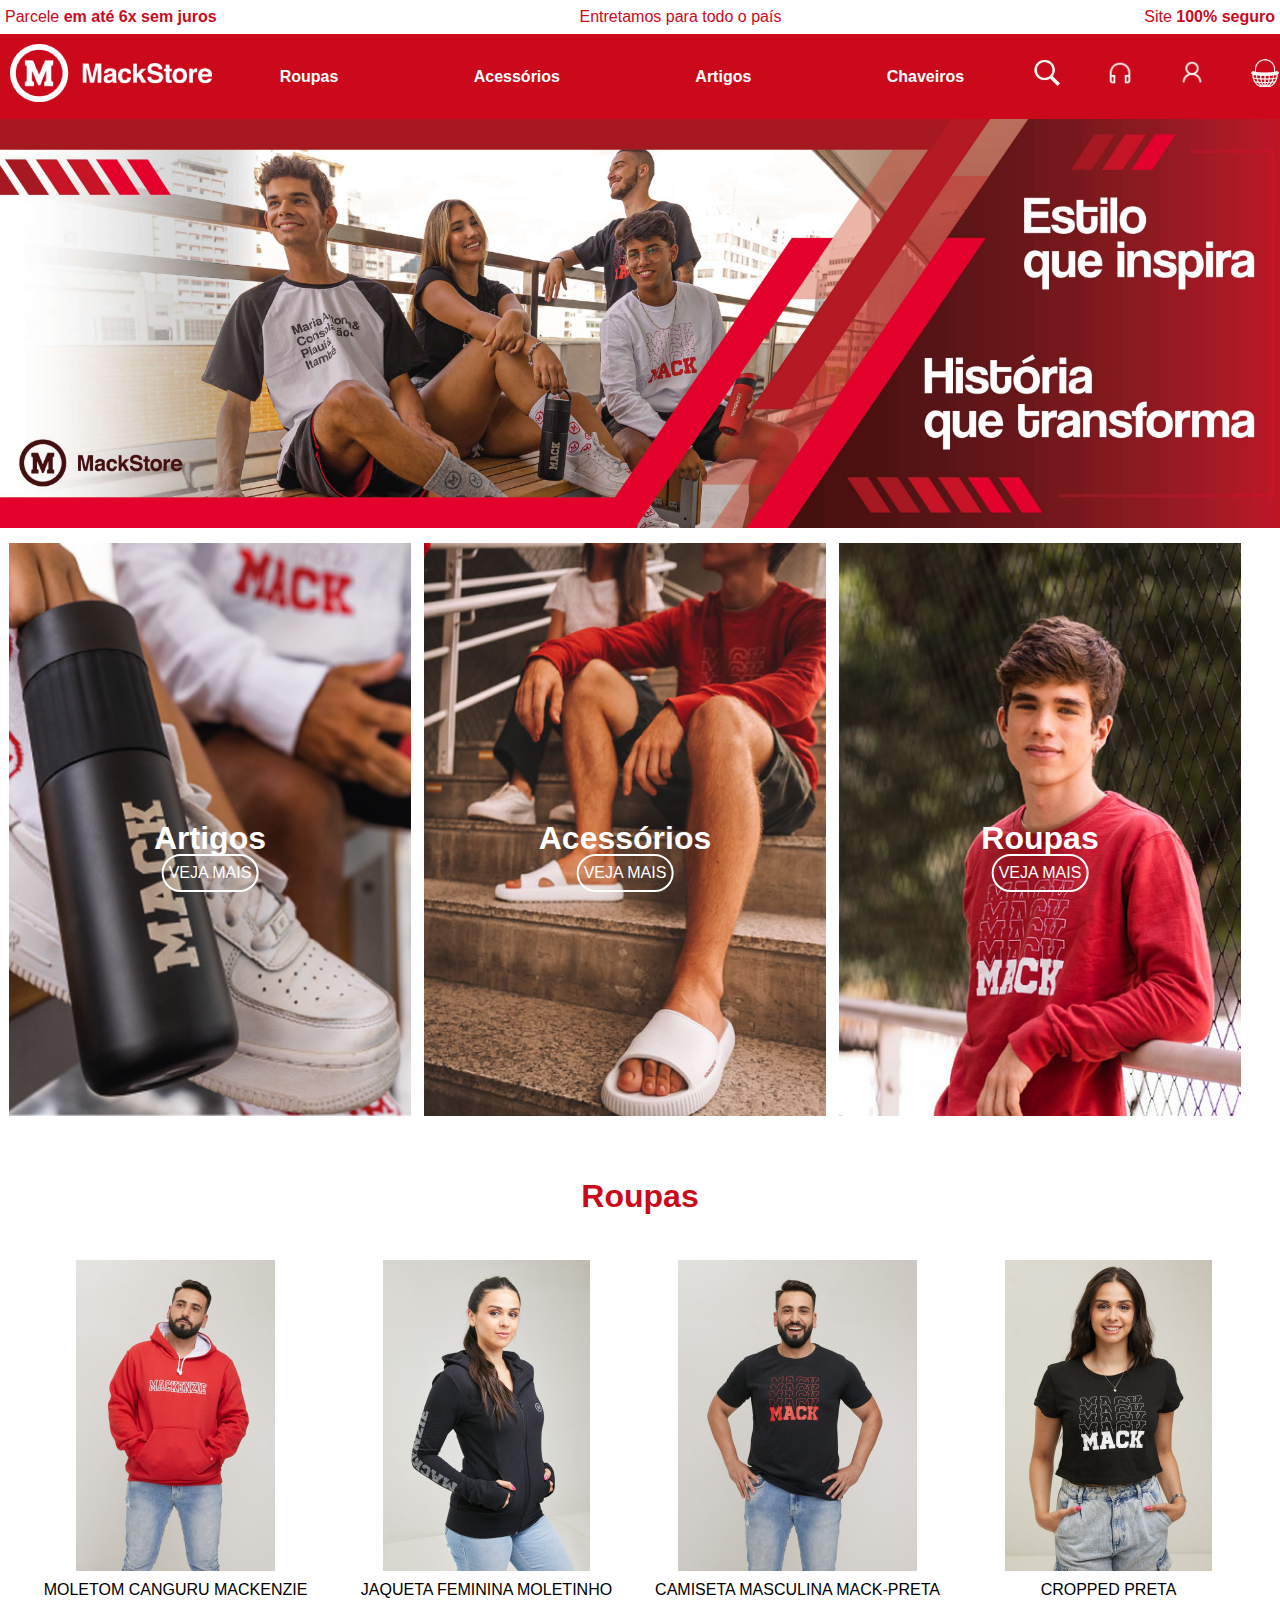
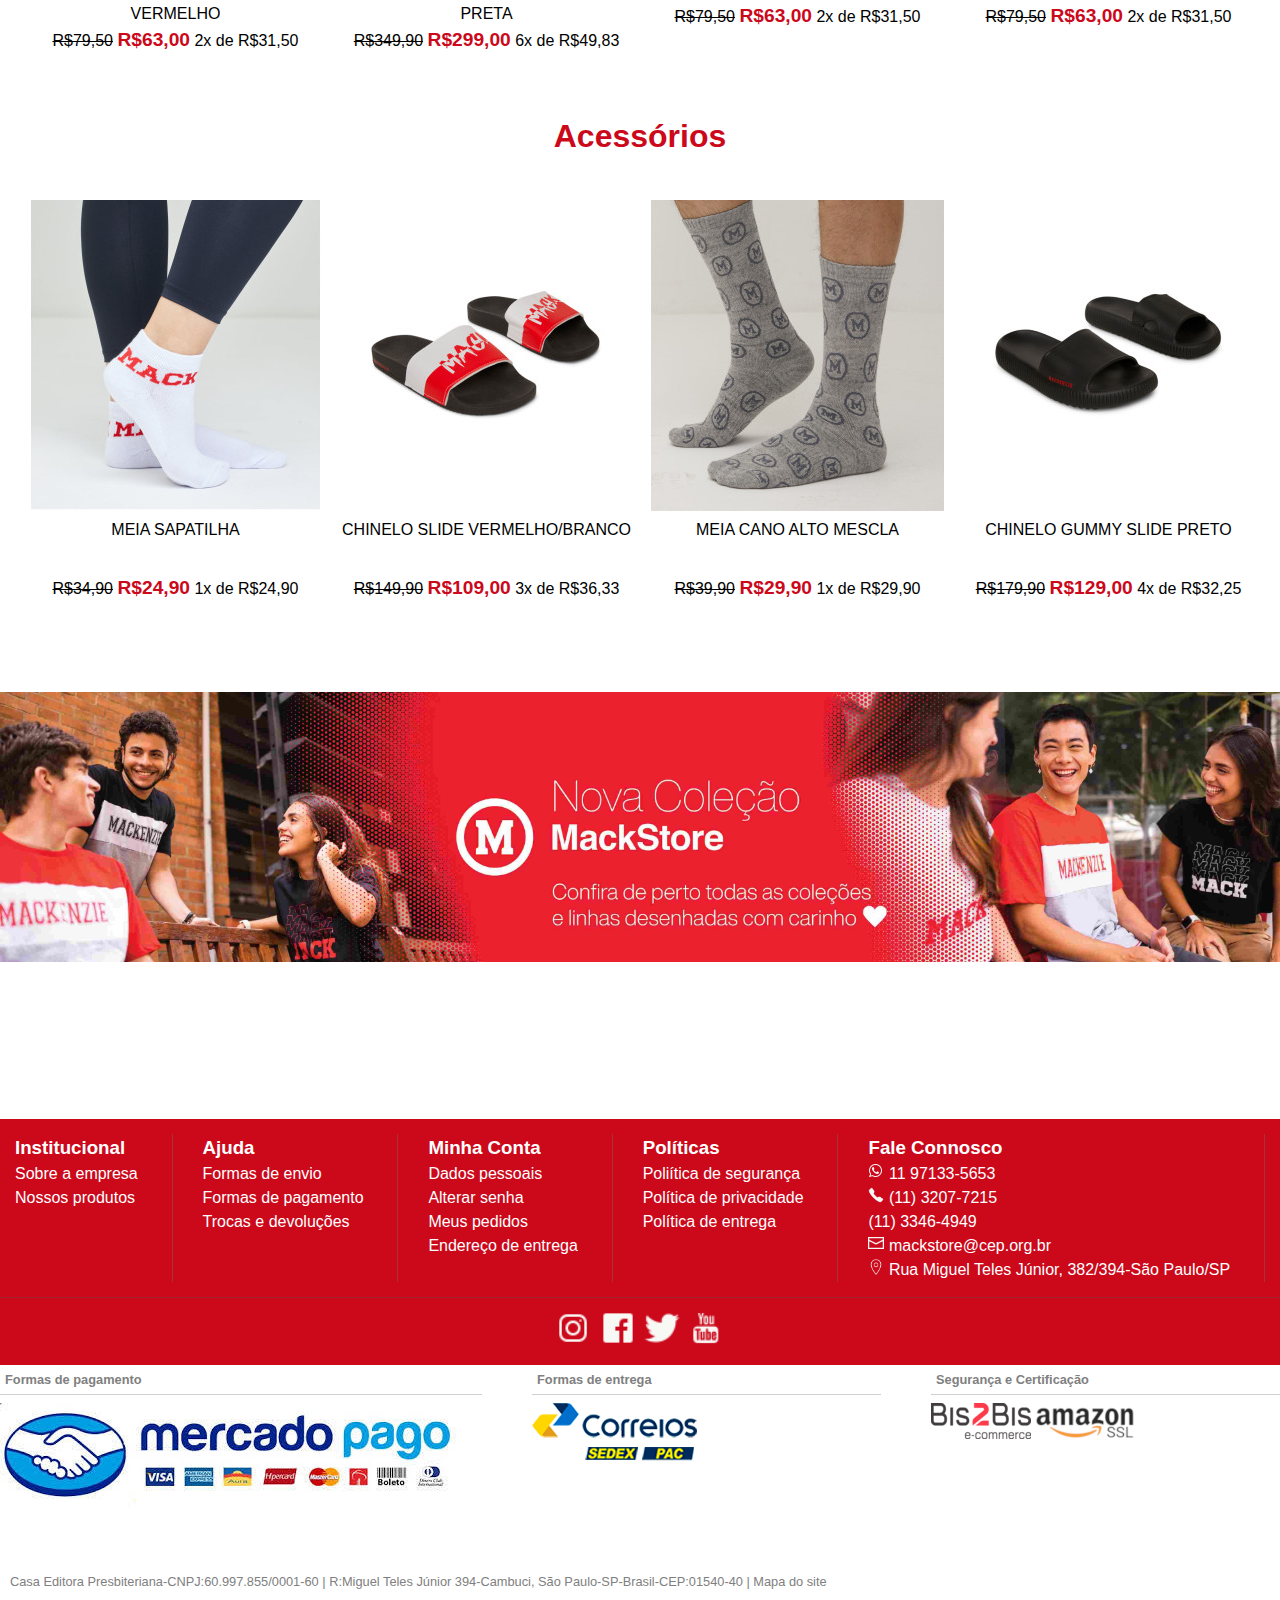
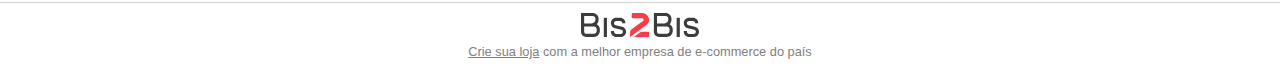
<file: loja/index.html>
<!DOCTYPE html>
<html lang="pt-br">
<head>
    <meta charset="UTF-8">
    <meta name="viewport" content="width=device-width, initial-scale=1.0">
    <title>Projeto de Loja</title>
    <link rel="stylesheet" href="estilos/style.css">
</head>
<body>
    <header>
        <p>
            <a href="#">Parcele <strong>em até 6x sem juros</strong></a>
            <a href="#">Entretamos para todo o país</a>
            <a href="#">Site <strong>100% seguro</strong></a>
        </p>
        <div>
            <a href="">
                <img src="imagens/logo.png" alt="Logotipo da empresa">
            </a>
            <nav>
                <ul>
                    <li><a href="">Roupas</a></li>
                    <li><a href="">Acessórios</a></li>
                    <li><a href="">Artigos</a></li>
                    <li><a href="">Chaveiros</a></li>
                </ul>
            </nav>
            <div id="contactos">
                <a href="#"><img src="imagens/pesquisar.png" alt=""></a>
                <a href="#"><img src="imagens/headphones.png" alt=""></a>
                <a href="#"><img src="imagens/user.png" alt=""></a>
                <a href="#"><img src="imagens/carinha.png" alt=""></a>
            </div>
        </div>
    </header>
    <main>
        <section>
            <div class="banner">

            </div>

            <div class="aar">
                <div>
                    <a href="#"><img src="imagens/mackstore-artigos-garrafas.jpg" alt="Foto de artigos"></a>
                    <h1>Artigos</h1>
                    <a href="#" class="ver-mais">VEJA MAIS</a>
                </div>
                <div>
                    <a href="#"><img src="imagens/mini_banner2.jpg" alt="Foto de Acessórios"></a>
                    <h1>Acessórios</h1>
                    <a href="#" class="ver-mais">VEJA MAIS</a>
                </div>
                <div>
                    <a href="#"><img src="imagens/mini_banner1.jpg" alt="Foto de roupas"></a>
                    <h1>Roupas</h1>
                    <a href="#" class="ver-mais">VEJA MAIS</a>
                </div>
            </div>
        </section>
        <section class="section-produtos" id="roupas">
            <h1>Roupas</h1>
            <div id="container-roupas">
                <div class="roupas">
                    <img src="imagens/moletom_capuz_verm_mackenzie_55_2_.jpg" alt="Moletom capuz vermelho" class="frente">
                    <img src="imagens/moletom_capuz_verm_mackenzie_61_2__1.jpg" alt="Moletom Capuz vermelho" class="verso"> 
                    <p>MOLETOM CANGURU MACKENZIE VERMELHO</p>
                    <p>
                        <del>R$79,50</del>
                        <strong>R$63,00</strong>
                        2x de R$31,50
                    </p>
                    <p href="#" class="botao-comprar">Comprar</p>
                </div>
                <div class="roupas">
                    <img src="imagens/moletom_capuz_preto_mackenzie__290.jpg" alt="Moletom Capuz preto" class="frente">
                    <img src="imagens/moletom_capuz_preto_mackenzie__295.jpg" alt="" class="verso"> 
                    <p>JAQUETA FEMININA MOLETINHO <br> PRETA</p>
                    <p>
                        <del>R$349,90</del>
                        <strong>R$299,00</strong>
                        6x de R$49,83
                    </p>
                    <p href="#" class="botao-comprar">Comprar</p>
                </div>
                <div class="roupas">
                    <img src="imagens/camiseta_mackenzie_lookbook_99_2_.jpg" alt="Camiseta masculina" class="verso">
                    <img src="imagens/9000000059115.jpg" alt="" class="frente"> 
                    <p>CAMISETA MASCULINA MACK-PRETA</p>
                    <p>
                        <del>R$79,50</del>
                        <strong>R$63,00</strong>
                        2x de R$31,50
                    </p>
                    <p href="#" class="botao-comprar">Comprar</p>
                </div>
                <div class="roupas">
                    <img src="imagens/cropped_preta_mackenzie__61.jpg" alt="" class="frente">
                    <img src="imagens/cropped_preta_mackenzie__69.jpg" alt="" class="verso">
                    <p>CROPPED PRETA</p>
                    <p>
                        <del>R$79,50</del>
                        <strong>R$63,00</strong>
                        2x de R$31,50
                    </p>
                    <p href="#" class="botao-comprar">Comprar</p>
                </div>
            </div>
        </section>
        <section class="section-produtos">
            <h1>Acessórios</h1>
            <div id="container-acessorios">
                <div class="acessorios">
                    <img src="imagens/meia_sapatilha_fem_1.jpg" alt="Meio sapatilha feminina" class="frente">
                    <img src="imagens/9000000058750_1.jpg" alt="Meio sapatilha feminina" class="verso">
                    <p>MEIA SAPATILHA</p>
                    <p>
                        <del>R$34,90</del>
                        <strong>R$24,90</strong>
                        1x de R$24,90
                    </p>
                    <p href="#" class="botao-comprar">Comprar</p>
                </div>
                <div class="acessorios">
                    <img src="imagens/chinelo-preto-branco-e-vermelho-mackenzie-1_1.jpg" alt="Chinelo preto branco e vermelho" class="verso">
                    <img src="imagens/9000000050884.jpg" alt="Chinelo preto branco e vermelho" class="frente">
                    <p>CHINELO SLIDE VERMELHO/BRANCO</p>
                    <p>
                        <del>R$149,90</del>
                        <strong>R$109,00</strong>
                        3x de R$36,33
                    </p>
                    <p href="#" class="botao-comprar">Comprar</p>
                </div>
                <div class="acessorios">
                    <img src="imagens/meia_mescla.jpg" alt="Meia masculina" class="verso">
                    <img src="imagens/meia_mescla_1.jpg" alt="Meia masculina" class="frente">
                    <p>MEIA CANO ALTO MESCLA</p>
                    <p>
                        <del>R$39,90</del>
                        <strong>R$29,90</strong>
                        1x de R$29,90
                    </p>
                    <p href="#" class="botao-comprar">Comprar</p>
                </div>
                <div class="acessorios">
                    <img src="imagens/chinelo-preto-mackenzie-1_1.jpg" alt="Chinelo preto" class="verso">
                    <img src="imagens/9000000050495_1.jpg" alt="" class="frente">
                    <p>CHINELO GUMMY SLIDE PRETO</p>
                    <p>
                        <del>R$179,90</del>
                        <strong>R$129,00</strong>
                        4x de R$32,25
                    </p>
                    <p href="#" class="botao-comprar">Comprar</p>
                </div>
            </div>
        </section>
        <section id="nova-colecao">
            <div>
                <img src="imagens/Banner_Site-02-fotor-2023072410317.jpg" alt="">
            </div>
        </section>
    </main>
    <footer>
        <div id="footer-container1">
            <div class="info">
                <h3>Institucional</h3>
                <ul>
                    <li><a href="#">Sobre a empresa</a></li>
                    <li><a href="#">Nossos produtos</a></li>
                </ul>
            </div>
            <div class="info">
                <h3>Ajuda</h3>
                <ul>
                    <li><a href="#">Formas de envio</a></li>
                    <li><a href="#">Formas de pagamento</a></li>
                    <li><a href="#">Trocas e devoluções</a></li>
                </ul>
            </div>
            <div class="info">
                <h3>Minha Conta</h3>
                <ul>
                    <li><a href="#">Dados pessoais</a></li>
                    <li><a href="#">Alterar senha</a></li>
                    <li><a href="#">Meus pedidos</a></li>
                    <li><a href="#">Endereço de entrega</a></li>
                </ul>
            </div>
            <div class="info">
                <h3>Políticas</h3>
                <ul>
                    <li><a href="#">Poliítica de segurança</a></li>
                    <li><a href="#">Política de privacidade</a></li>
                    <li><a href="#">Política de entrega</a></li>
                </ul>
            </div>
            <div class="info">
                <h3>Fale Connosco</h3>
                <img src="imagens/whatsapp.png" alt="">
                <a href="#">11 97133-5653</a> <br>
                <p>
                    <img src="imagens/phone.png" alt="">
                    (11) 3207-7215 <br>
                    (11) 3346-4949
                </p>
                <img src="imagens/message.png" alt="">
                <a href="">mackstore@cep.org.br</a>
                <p>
                    <img src="imagens/address.png" alt="">
                    Rua Miguel Teles Júnior, 382/394-São Paulo/SP
                </p>
            </div>
        </div>
        <div id="footer-redes-sociais">
            <a href="#">
                <img src="imagens/instagram.png" alt="">
            </a>
            <a href="#">
                <img src="imagens/facebook.png" alt="">
            </a>
            <a href="#">
                <img src="imagens/twitter.png" alt="">
            </a>
            <a href="#">
                <img src="imagens/youtube.png" alt="">
            </a>
        </div>
        <div id="footer-container2">
            <div>
                <p>Formas de pagamento</p>
                <img src="imagens/mercadopagonow.jpg" alt="">
            </div>
            <div>
                
                <p>Formas de entrega</p>
                <img src="imagens/correios.png" alt="">
            </div>
            <div>
                <p>Segurança e Certificação</p>
                <img src="imagens/SeloNovo_b2b.png" alt="">
                <img src="imagens/Selo_Amazon.png" alt="">
            </div>
            <p id="endereco">Casa Editora Presbiteriana-CNPJ:60.997.855/0001-60 | R:Miguel Teles Júnior 394-Cambuci, São Paulo-SP-Brasil-CEP:01540-40 | Mapa do site</p>
        </div> 
        <div id="ultimo-div">
            <a href="#">
                <img src="imagens/logo_bis2bis_horizontal.svg" alt="">
            </a>
            <p>
                <a href="#"><ins>Crie sua loja</ins> com a melhor empresa de e-commerce do país</a>
            </p>
        </div>
    </footer>
</body>
</html>
</file>
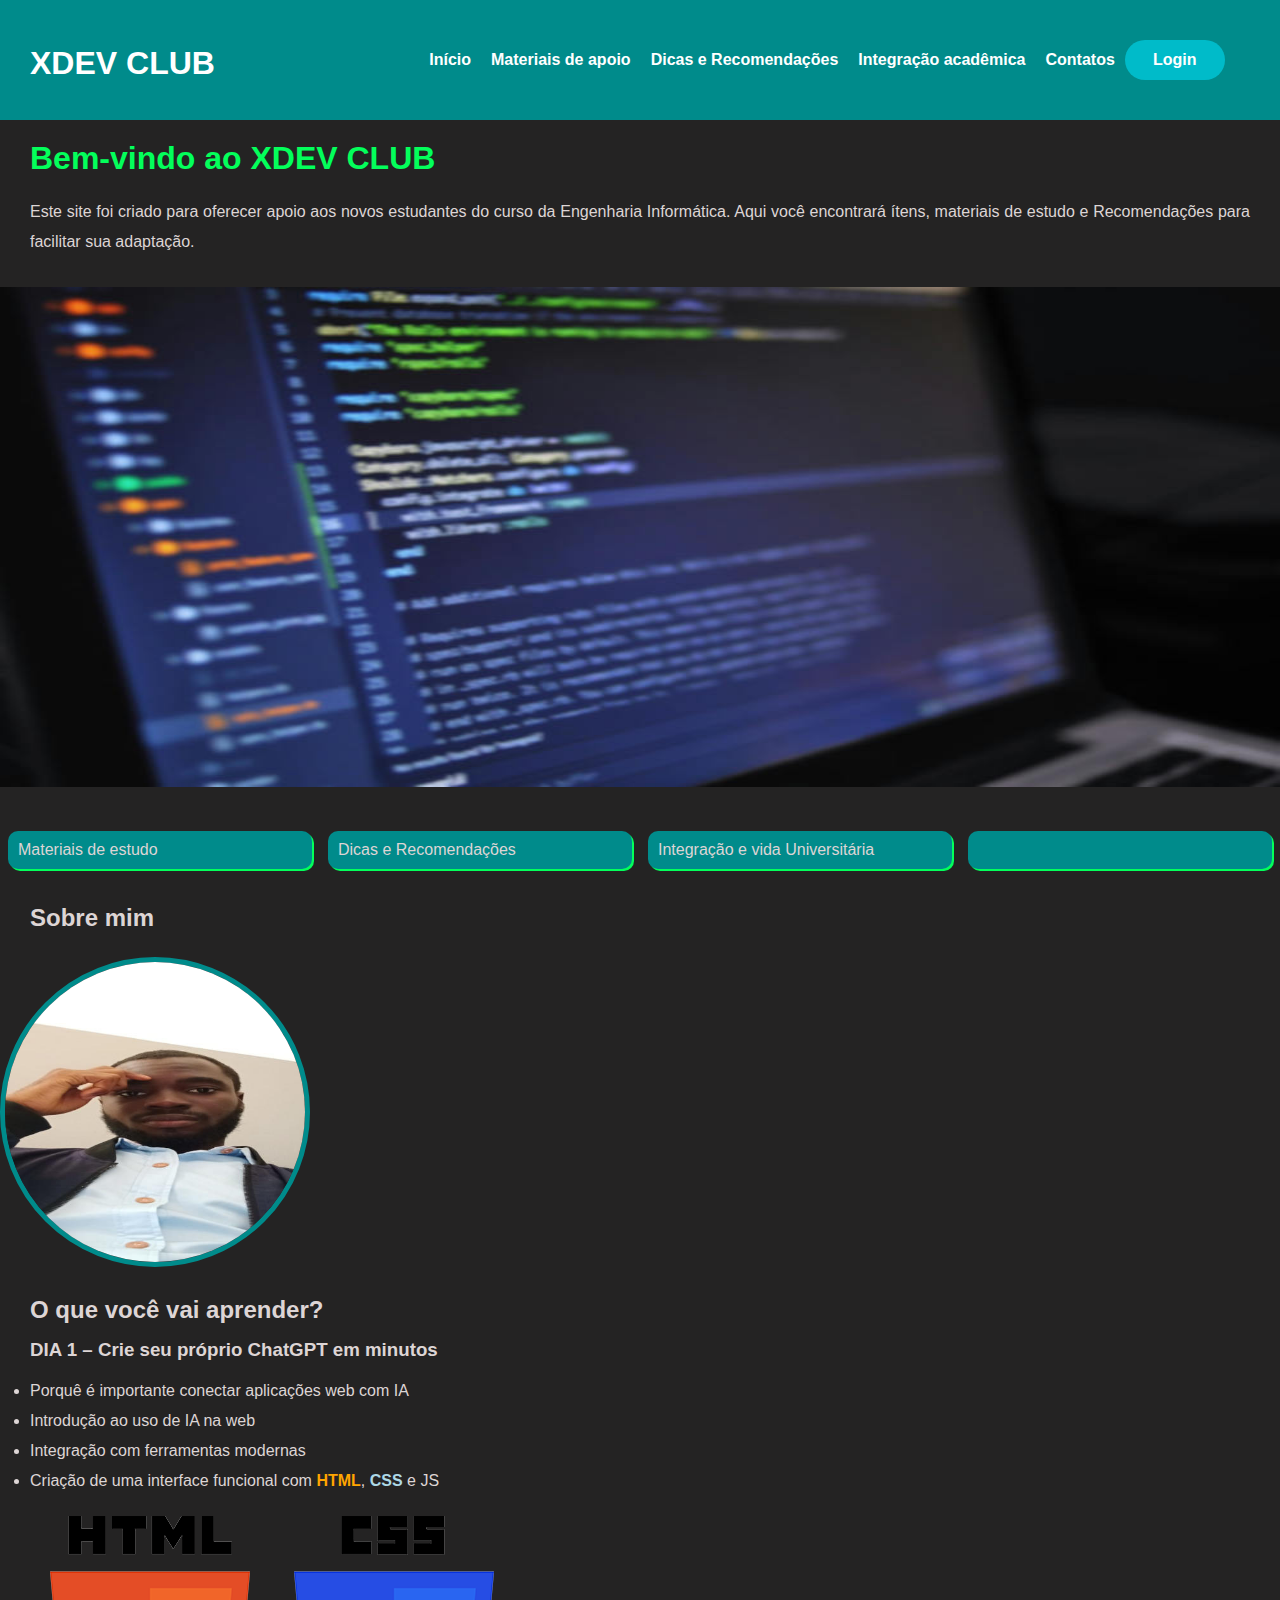
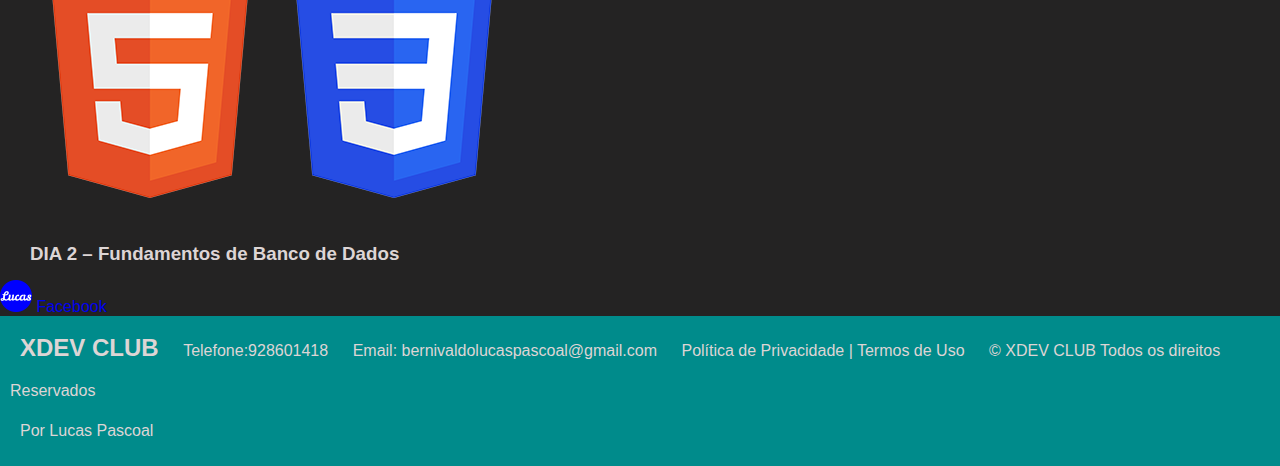
<file: meu-site/index.html>
<!DOCTYPE html>
<html lang="pt-br">
<head>
    <meta charset="UTF-8">
    <meta name="viewport" content="width=device-width, initial-scale=1.0">
    <title>XDEV CLUB</title>
    <link rel="shortcut icon" href="imagens/android-chrome-192x192 3.png" type="image/x-icon">
    <link rel="stylesheet" href="style.css">
</head>
<body id="aparecer">
    <header>
        <div>
            <h1 id="titulo-header">XDEV CLUB</h1>

        </div>
        <div id="div-nav">
            <nav>
                <ul>
                    <li><a href="index.html" target="_self" rel="prev" class="nav">Início</a></li>
                    <li><a href="#sobre" class="nav" target="_self" rel="next">Materiais de apoio</a></li>
                    <li><a href="Servico.com" class="nav" target="_self" rel="next">Dicas e Recomendações</a></li>
                    <li><a href="#" class="nav" target="_self" rel="next">Integração acadêmica</a></li>
                    <li><a href="contato.com" class="nav" target="_self" rel="next">Contatos</a></li>
                    <li>
                        <button id="button-login" ><a href="login.html">Login</a></button>
                    </li>
                </ul>
        
            </nav>
   
        </div>
        
    </header>
    <main>
        <h1 id="titulo-body">Bem-vindo ao XDEV CLUB</h1>
        <p>Este site foi criado para oferecer apoio aos novos estudantes do curso da Engenharia Informática. Aqui você encontrará ítens, materiais de estudo e Recomendações para facilitar sua adaptação.</p>
        <picture>
            <source media="(max-width:300px)" srcset="imagens/imagem4.jpg" type="image/jpg">
            <source media="(max-width:550px)" srcset="imagens/imagem3.jpg" type="image/jpg">
            <source media="(max-width:1050px)" srcset="imagens/imagem2.jpg" type="image/jpg">
            <img src="imagens/imagem.jpg" alt="Código fonte" id="imagem-fundo">
        </picture>
        <div>
            <div class="nav-rapida">Materiais de estudo</div>
            <div class="nav-rapida">Dicas e Recomendações</div>
            <div class="nav-rapida">Integração e vida Universitária</div>
            <div class="nav-rapida"></div>
        </div>
        
        <h2> Sobre mim</h2>
        <img src="imagens/minha-foto.jpg" alt="Minha foto" id="minha-foto">
        
        <h2>O que você vai aprender?</h2>
        
        <h3> DIA 1 – Crie seu próprio ChatGPT em minutos</h3>
        <ul>
        <li>Porquê é importante conectar aplicações web com IA</li>
        <li>Introdução ao uso de IA na web</li>
        <li>Integração com ferramentas modernas</li>
        <li>Criação de uma interface funcional com <strong style="color: orange;">HTML</strong>, <strong style="color: lightblue;">CSS</strong> e JS</li>
        <img style="padding: 20px;" src="imagens/logo-html.png" alt="Logotipo de HTML5">
           <img style="padding: 20px;" src="imagens/logo-css.png" alt="Logotipo de CSS3">
        </ul>
         
        <h3>DIA 2 – Fundamentos de Banco de Dados</h3>
        <a href="https://www.facebook.com" id="logo-facebook"><img  src="imagens/favicon-32x32 5.png" alt="Entre em contato comigo"> Facebook</a>
    </main>
    <footer>
        <h2 id="titulo-footer">XDEV CLUB</h2>
        <p class="p-footer" id="p-telefone">Telefone:928601418</p>
        <p class="p-footer" id="p-email">Email: bernivaldolucaspascoal@gmail.com</p>
        <p class="p-footer">Política de Privacidade | Termos de Uso</p>
        <p class="p-footer">&copy; XDEV CLUB Todos os direitos Reservados </p>
        <p class="p-footer" id="criador">Por Lucas Pascoal</p>
    </footer>
</body>
</html>
</file>
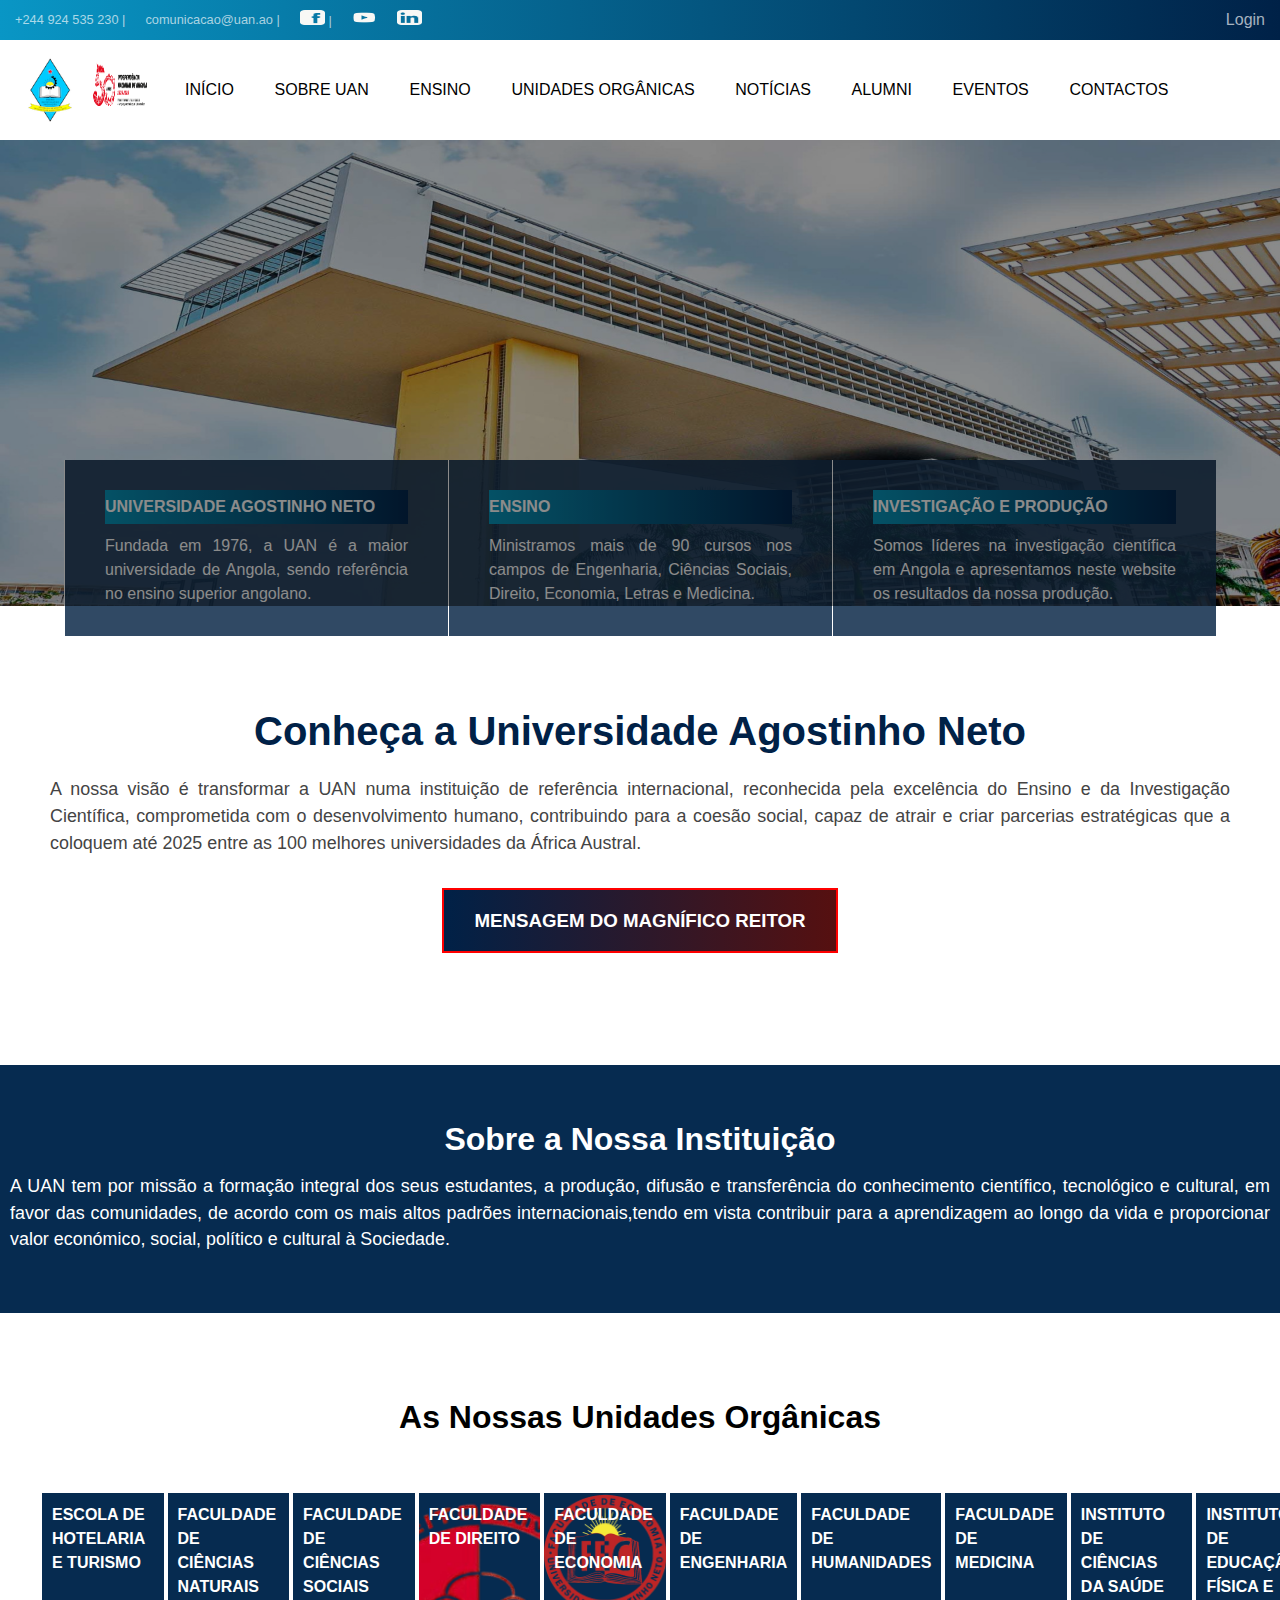
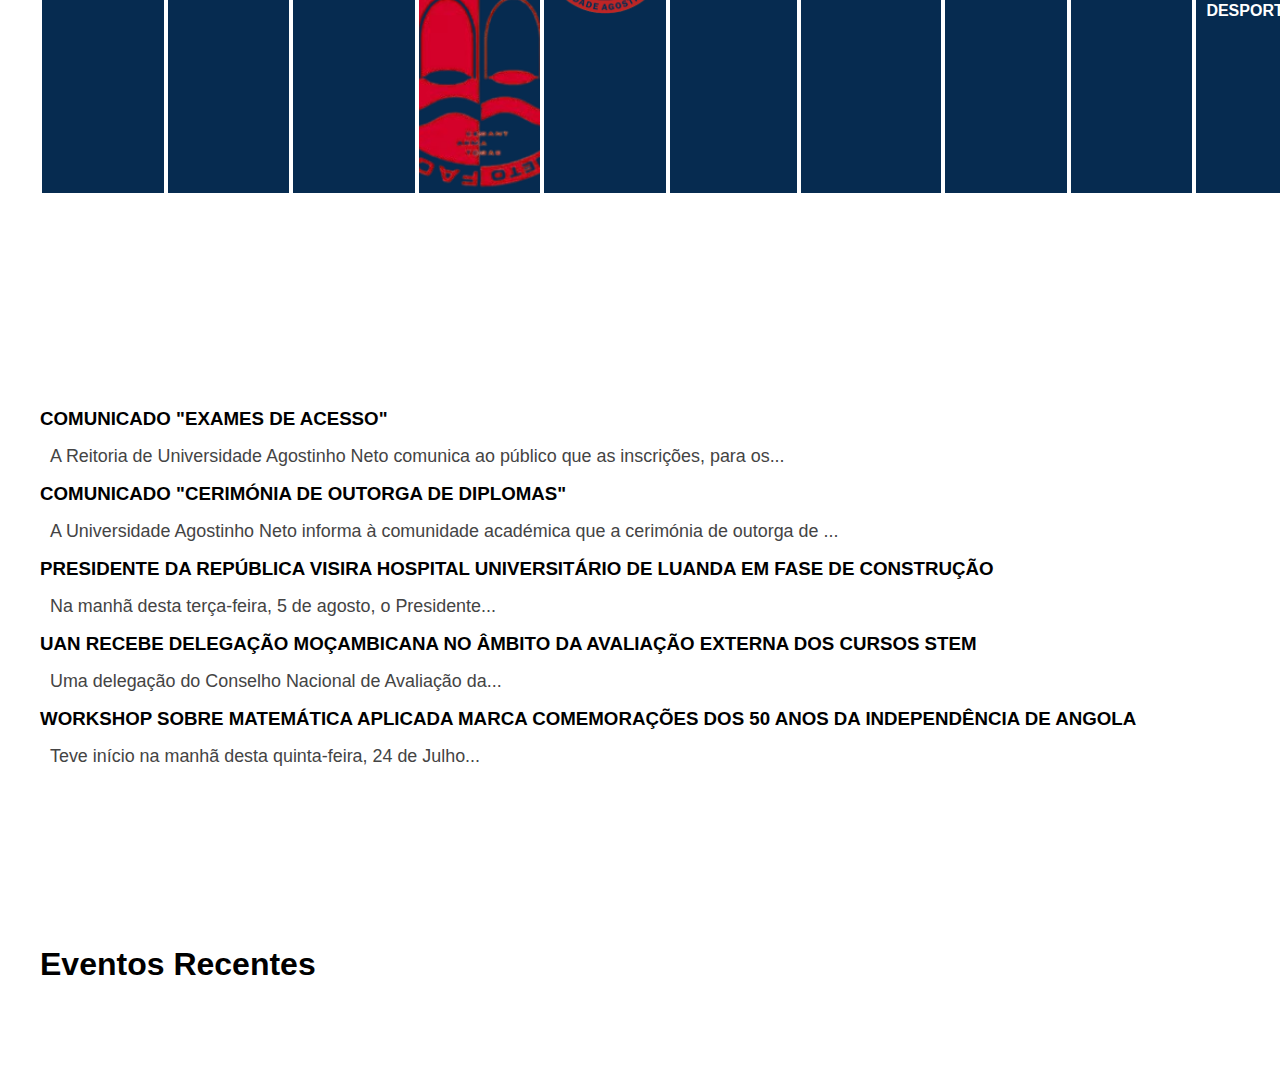
<file: projeto-uan/index.html>
<!DOCTYPE html>
<html lang="en">
<head>
    <meta charset="UTF-8">
    <meta name="viewport" content="width=device-width, initial-scale=1.0">
    <title>UAN</title>
    <link rel="stylesheet" href="estilos/style.css">
</head>
<body>
    <header>
        <div id="div-header1">
            <div id="contatos">
                <ul>
                    <li><a href="#">+244 924 535 230  |</a></li>
                    <li><a href="#">comunicacao@uan.ao   |</a></li>
                    <li><a href="#"><img src="imagens/facebook.png" alt="">  |</a></li>
                    <li><a href="#"><img src="imagens/youtube.png" alt="">   </a></li>
                    <li><a href="#"><img src="imagens/linkedin.png" alt=""></a></li>
                </ul>
            </div>
            <div id="div-login">
                <ul>
                    <li><a href="#">Login</a></li>
                </ul>
            </div>
        </div>
        <div id="div-nav-container">
            <div id="logo" class="header-div">
                <img src="imagens/logo100.png" alt="">
                <img src="imagens/angola_independente.png" alt="">
            </div>
            <div class="header-div div-nav">
                <nav>
                    <ul>
                        <li><a href="">INÍCIO</a></li>
                        <li><a href="">SOBRE UAN</a></li>
                        <li><a href="">ENSINO</a></li>
                        <li id="unidades-organicas"><a href="">UNIDADES ORGÂNICAS</a></li>
                        <li><a href="">NOTÍCIAS</a></li>
                        <li><a href="">ALUMNI</a></li>
                        <li><a href="">EVENTOS</a></li>
                        <li><a href="">CONTACTOS</a></li>
                    </ul>
                </nav>
            </div>
        </div>
    </header>
    <main>
        <section id="banner">
            <div id="div-container">
                <div class="banner-div">
                    <h2><a href="">UNIVERSIDADE AGOSTINHO NETO</a></h2>
                    <p>Fundada em 1976, a UAN é a maior universidade de Angola, sendo referência no ensino superior angolano.</p>
                </div>
                <div class="banner-div">
                    <h2><a href="">ENSINO</a></h2>
                    <p>Ministramos mais de 90 cursos nos campos de Engenharia, Ciências Sociais, Direito, Economia, Letras e Medicina. </p>
                </div>
                <div class="banner-div">
                    <h2><a href="">INVESTIGAÇÃO E PRODUÇÃO</a></h2>
                    <p>Somos líderes na investigação científica em Angola e apresentamos neste website os resultados da nossa produção.</p>
                </div>
            </div>

        </section>
        <section id="section2">
            <h1>Conheça a Universidade Agostinho Neto</h1>
            <p>A nossa visão é transformar a UAN numa instituição de referência internacional, reconhecida pela excelência do Ensino e da Investigação Científica, comprometida com o desenvolvimento humano, contribuindo para a coesão social, capaz de atrair e criar parcerias estratégicas que a coloquem até 2025 entre as 100 melhores universidades da África Austral. </p>
            <h3 id="msg-reitor"><a href="">MENSAGEM DO MAGNÍFICO REITOR</a></h3>
        </section>
        <section id="section3">
            <h1>Sobre a Nossa Instituição</h1>
            <p>A UAN tem por missão a formação integral dos seus estudantes, a produção, difusão e transferência do conhecimento científico, tecnológico e cultural, em favor das comunidades, de acordo com os mais altos padrões internacionais,tendo em vista contribuir para a aprendizagem ao longo da vida e proporcionar valor económico, social, político e cultural à Sociedade.</p>
        </section>
        <section id="section4">
            <h1>As Nossas Unidades Orgânicas</h1>
            <div id="div-cont-sec4">
                <div id="div-hot-tur" class="div-f-section4">
                    <h2>ESCOLA DE HOTELARIA E TURISMO</h2>
                </div>
                <div id="div-fac-cn" class="div-f-section4">
                    <h2>FACULDADE DE CIÊNCIAS NATURAIS</h2>
                </div>
                <div id="div-fac-cs" class="div-f-section4">
                    <h2>FACULDADE DE CIÊNCIAS SOCIAIS</h2>
                </div>
                <div id="div-fac-dt" class="div-f-section4">
                    <h2>FACULDADE DE DIREITO</h2>
                </div>
                <div id="div-fac-ec" class="div-f-section4">
                    <h2>FACULDADE DE ECONOMIA</h2>
                </div>
                <div id="div-fac-eng" class="div-f-section4">
                    <h2>FACULDADE DE ENGENHARIA</h2>
                </div>
                <div id="div-fac-hum" class="div-f-section4">
                    <h2>FACULDADE DE HUMANIDADES</h2>
                </div>
                <div id="div-fac-med" class="div-f-section4">
                    <h2>FACULDADE DE MEDICINA</h2>
                </div>
                <div id="div-ins-cs" class="div-f-section4">
                    <h2>INSTITUTO DE CIÊNCIAS DA SAÚDE </h2>
                </div>
                <div id="div-ins-edf-desp" class="div-f-section4">
                    <h2>INSTITUTO DE EDUCAÇÃO FÍSICA E DESPORTO </h2>
                </div>
            </div>
        </section>
        <section>
            <div>
                <div class="imagens"></div>
                <h3>COMUNICADO "EXAMES DE ACESSO"</h3>
                <p>A Reitoria de Universidade Agostinho Neto comunica ao público que as inscrições, para os...</p>
            </div>
            <div>
                <div class="imagens"></div>
                <h3>COMUNICADO "CERIMÓNIA DE OUTORGA DE DIPLOMAS"</h3>
                <p>A Universidade Agostinho Neto informa à comunidade académica que a cerimónia de outorga de ...</p>
            </div>
            <div>
                <div class="imagens"></div>
                <h3>PRESIDENTE DA REPÚBLICA VISIRA HOSPITAL UNIVERSITÁRIO DE LUANDA EM FASE DE CONSTRUÇÃO</h3>
                <p>Na manhã desta terça-feira, 5 de agosto, o Presidente...</p>
            </div>
            <div>
                <div class="imagens"></div>
                <h3>UAN RECEBE DELEGAÇÃO MOÇAMBICANA NO ÂMBITO DA AVALIAÇÃO EXTERNA DOS CURSOS STEM</h3>
                <p>Uma delegação do Conselho Nacional de Avaliação da...</p>
            </div>
            <div>
                <div class="imagens"></div>
                <h3>WORKSHOP SOBRE MATEMÁTICA APLICADA MARCA COMEMORAÇÕES DOS 50 ANOS DA INDEPENDÊNCIA DE ANGOLA</h3>
                <p>Teve início na manhã desta quinta-feira, 24 de Julho...</p>
            </div>
        </section>
        <section>
            <h1>Eventos Recentes</h1>
            <div>
                <h3></h3>
            </div>
            <div>
                <h3></h3>
            </div>
            <div>
                <h3></h3>
            </div>
        </section>
    </main>
</body>
</html>
</file>
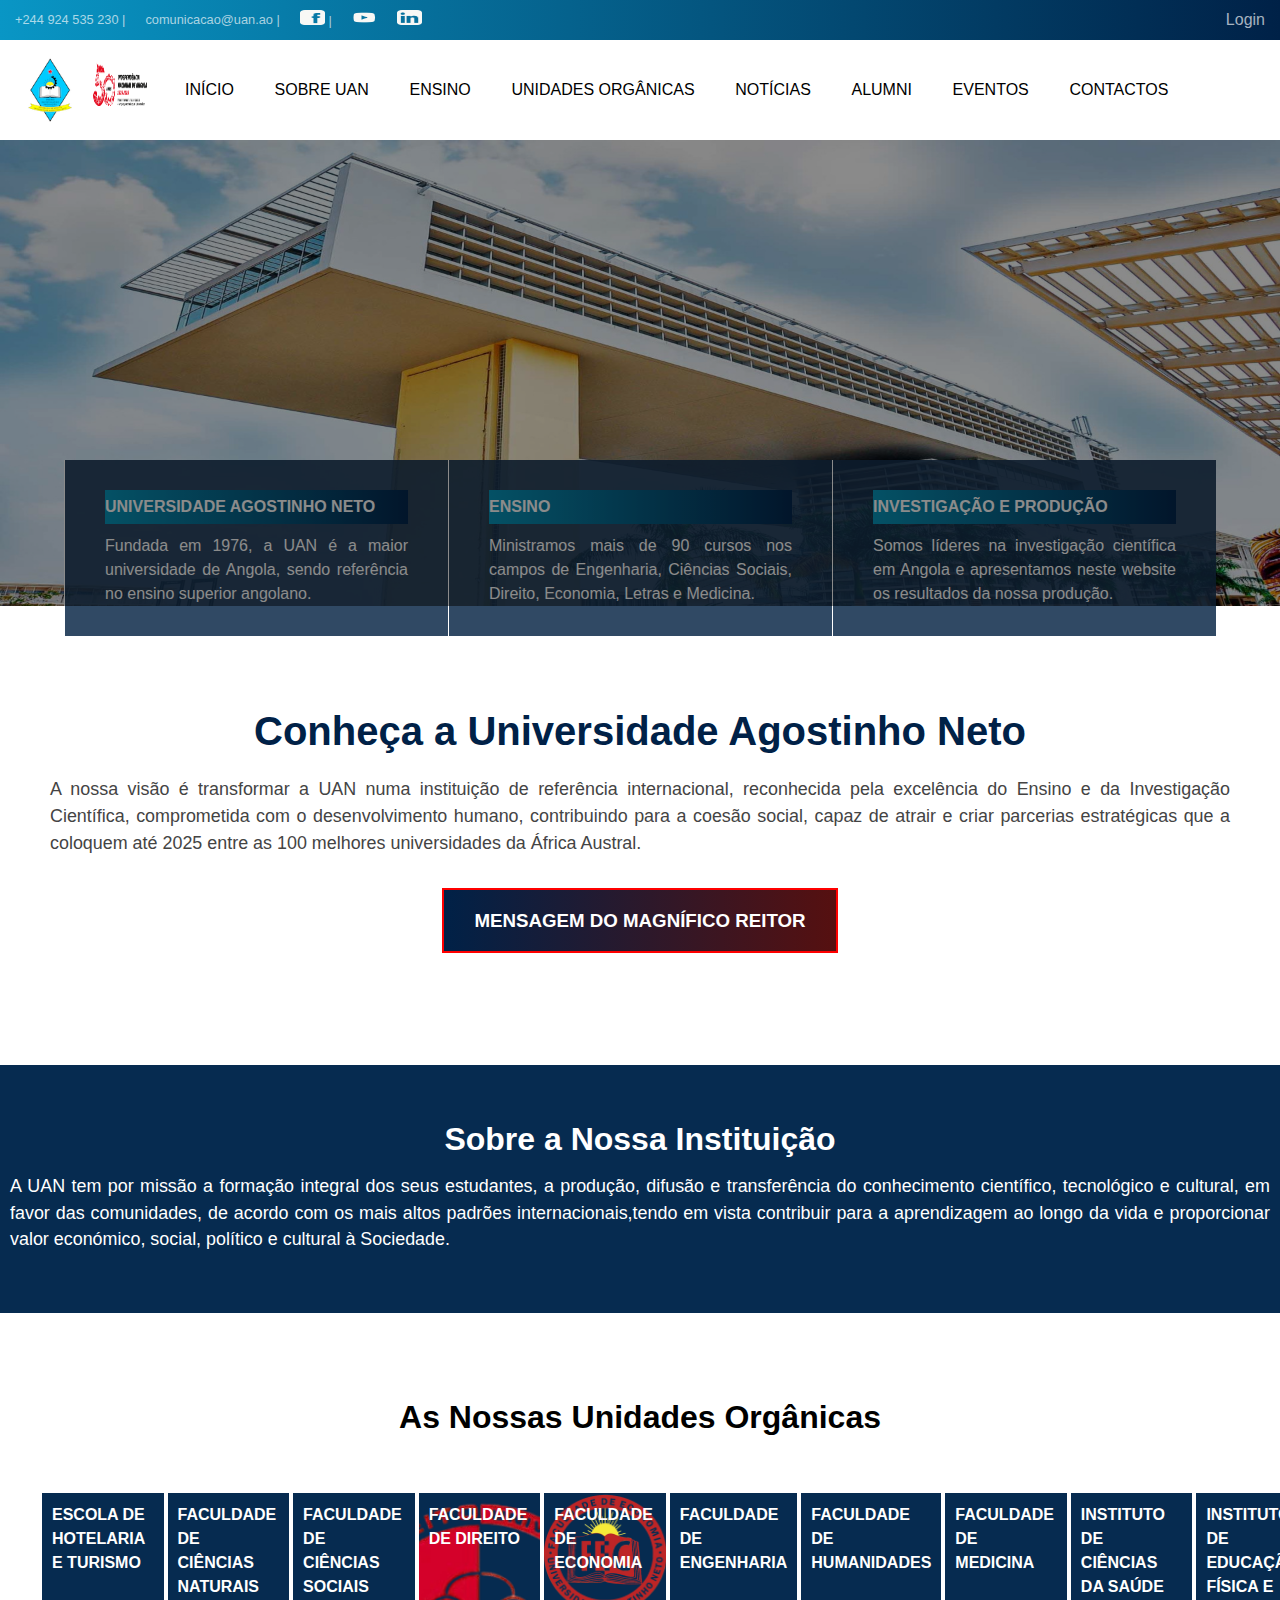
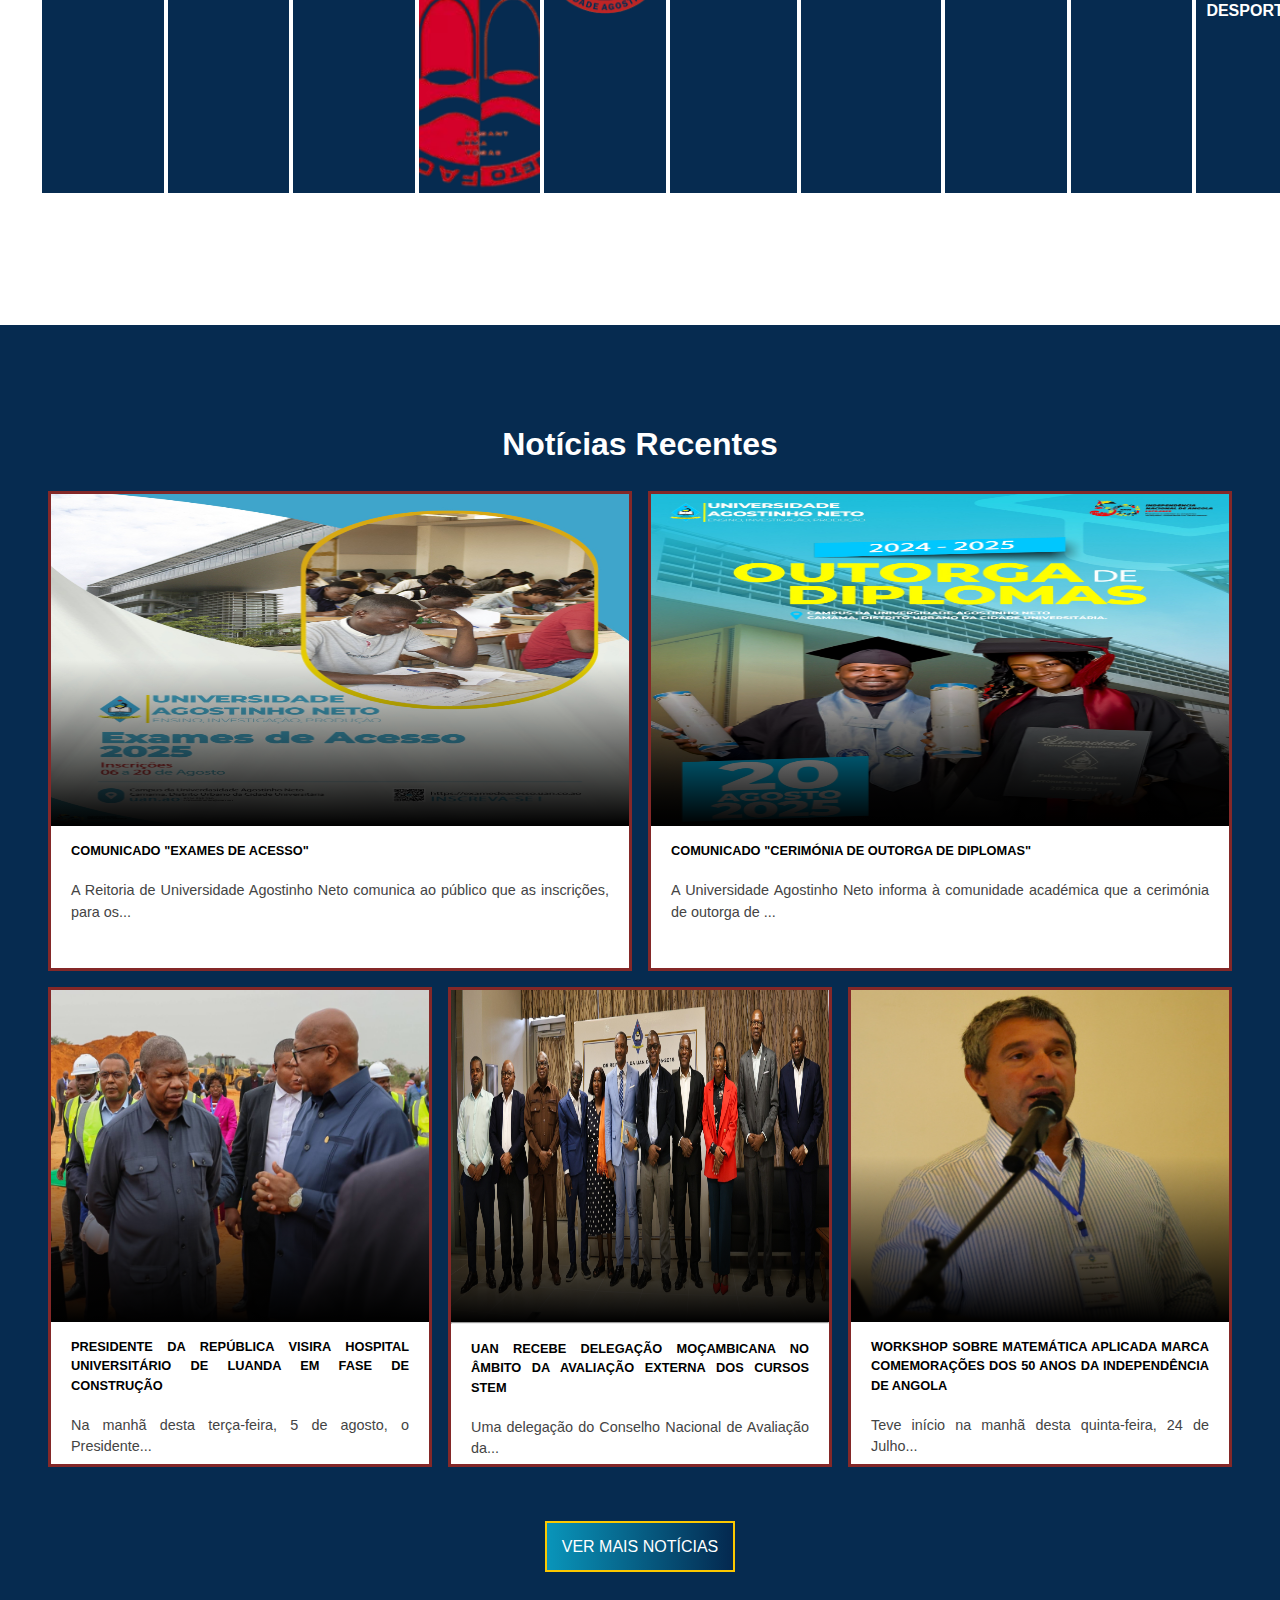
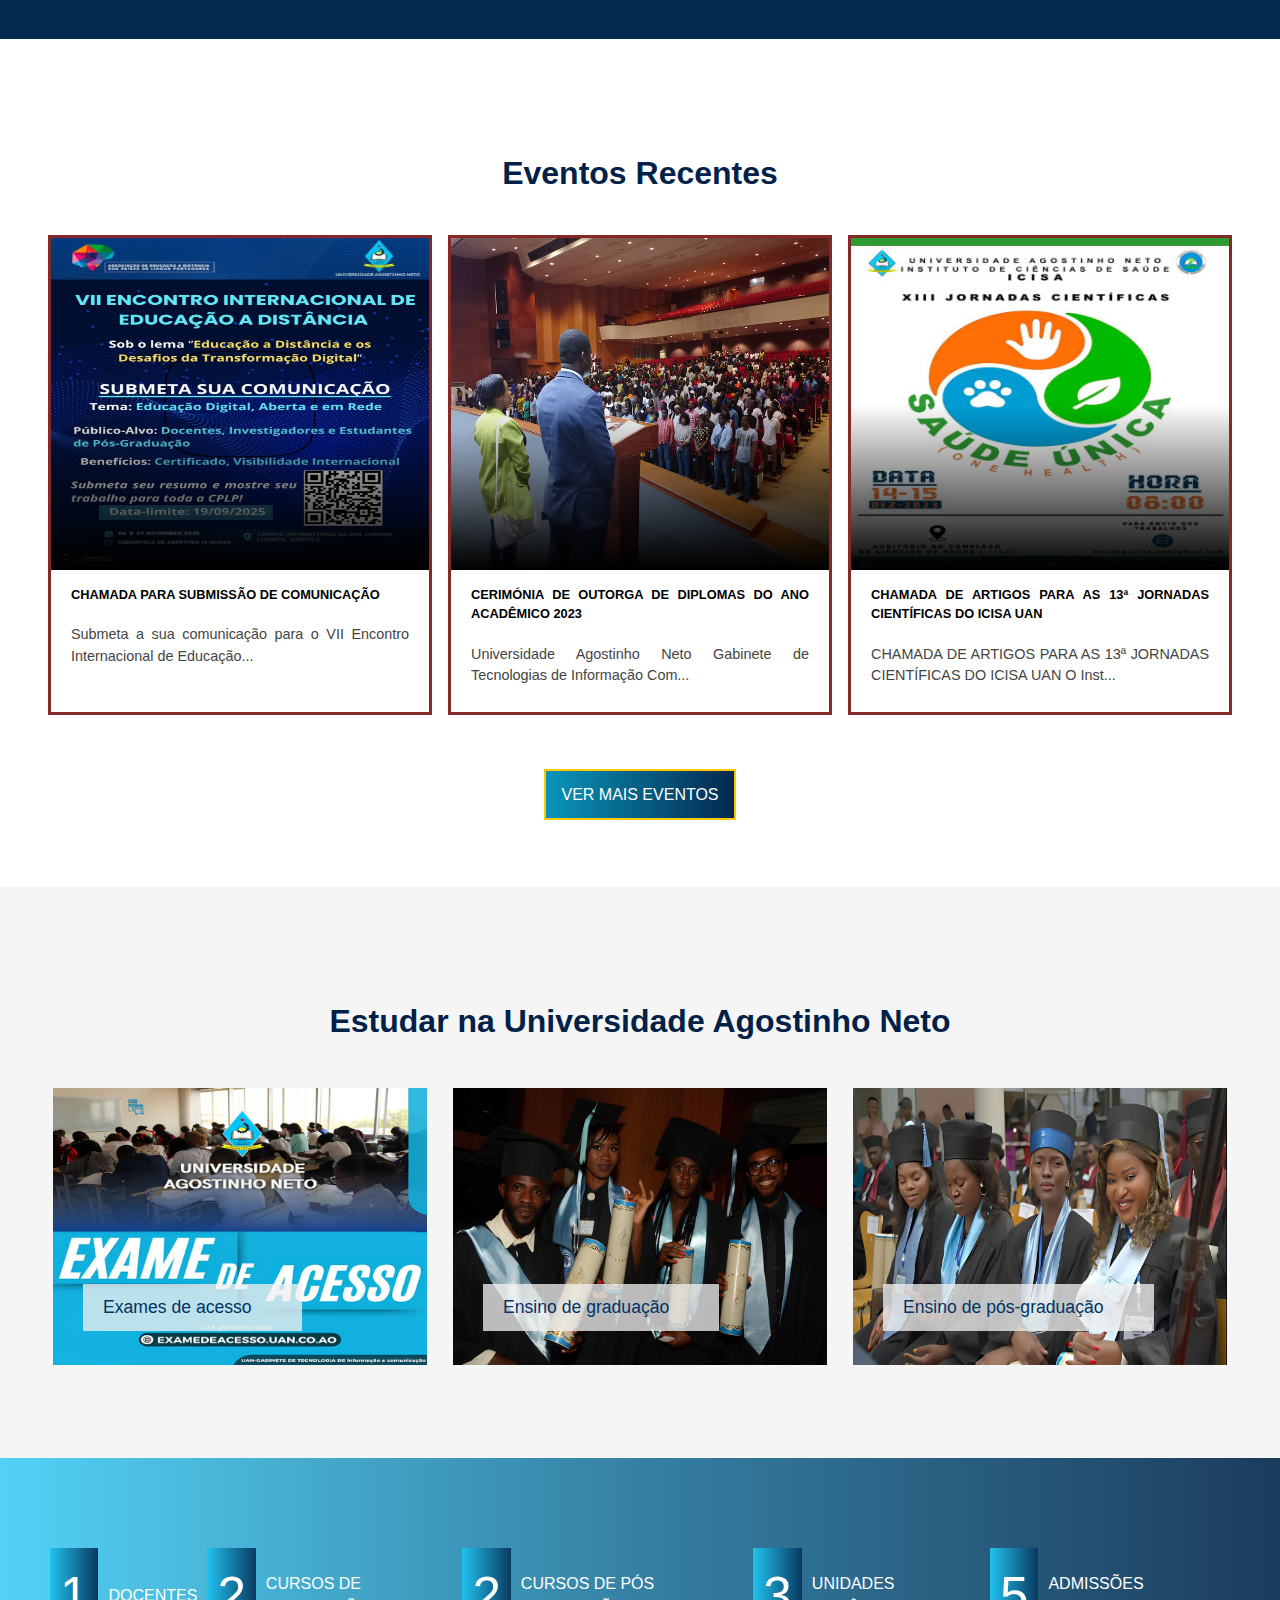
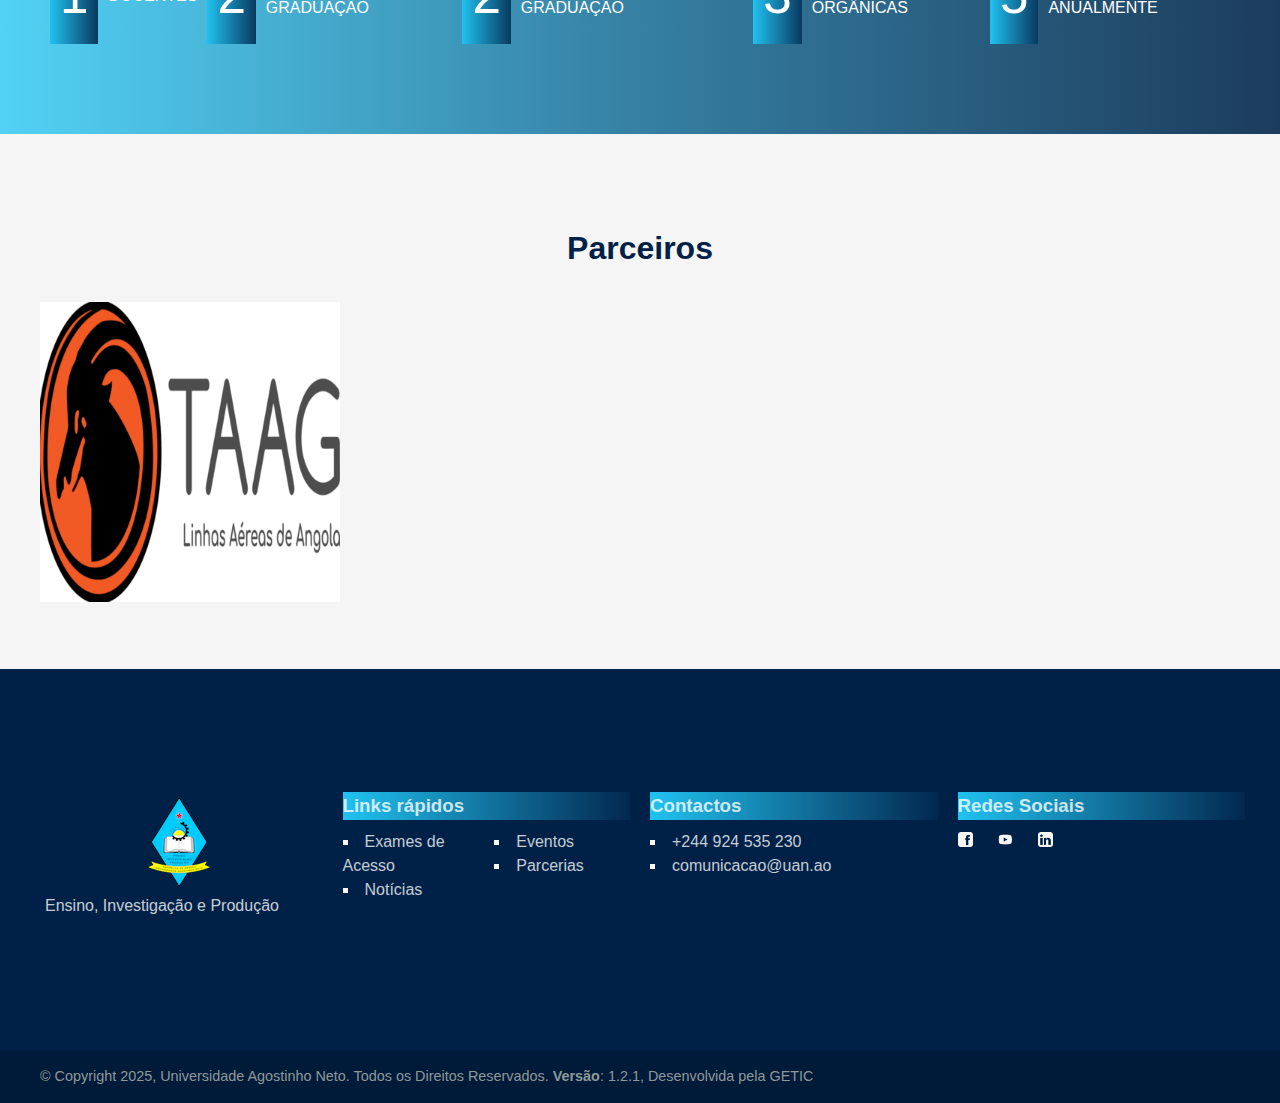
<file: concluidos/projeto-uan/index.html>
<!DOCTYPE html>
<html lang="en">
<head>
    <meta charset="UTF-8">
    <meta name="viewport" content="width=device-width, initial-scale=1.0">
    <title>UAN</title>
    <link rel="stylesheet" href="estilos/style.css">
</head>
<body>
    <header>
        <div id="div-header1">
            <div id="contatos">
                <ul>
                    <li><a href="#">+244 924 535 230  |</a></li>
                    <li><a href="#">comunicacao@uan.ao   |</a></li>
                    <li><a href="#"><img src="imagens/facebook.png" alt="">  |</a></li>
                    <li><a href="#"><img src="imagens/youtube.png" alt="">   </a></li>
                    <li><a href="#"><img src="imagens/linkedin.png" alt=""></a></li>
                </ul>
            </div>
            <div id="div-login">
                <ul>
                    <li><a href="#">Login</a></li>
                </ul>
            </div>
        </div>
        <div id="div-nav-container">
            <div id="logo" class="header-div">
                <img src="imagens/logo100.png" alt="">
                <img src="imagens/angola_independente.png" alt="">
            </div>
            <div class="header-div div-nav">
                <nav>
                    <ul>
                        <li><a href="">INÍCIO</a></li>
                        <li><a href="">SOBRE UAN</a></li>
                        <li><a href="">ENSINO</a></li>
                        <li id="unidades-organicas"><a href="">UNIDADES ORGÂNICAS</a></li>
                        <li><a href="">NOTÍCIAS</a></li>
                        <li><a href="">ALUMNI</a></li>
                        <li><a href="">EVENTOS</a></li>
                        <li><a href="">CONTACTOS</a></li>
                    </ul>
                </nav>
            </div>
        </div>
    </header>
    <main>
        <section id="banner">
            <div id="div-container">
                <div class="banner-div">
                    <h2><a href="">UNIVERSIDADE AGOSTINHO NETO</a></h2>
                    <p>Fundada em 1976, a UAN é a maior universidade de Angola, sendo referência no ensino superior angolano.</p>
                </div>
                <div class="banner-div">
                    <h2><a href="">ENSINO</a></h2>
                    <p>Ministramos mais de 90 cursos nos campos de Engenharia, Ciências Sociais, Direito, Economia, Letras e Medicina. </p>
                </div>
                <div class="banner-div">
                    <h2><a href="">INVESTIGAÇÃO E PRODUÇÃO</a></h2>
                    <p>Somos líderes na investigação científica em Angola e apresentamos neste website os resultados da nossa produção.</p>
                </div>
            </div>

        </section>
        <section id="section2">
            <h1>Conheça a Universidade Agostinho Neto</h1>
            <p>A nossa visão é transformar a UAN numa instituição de referência internacional, reconhecida pela excelência do Ensino e da Investigação Científica, comprometida com o desenvolvimento humano, contribuindo para a coesão social, capaz de atrair e criar parcerias estratégicas que a coloquem até 2025 entre as 100 melhores universidades da África Austral. </p>
            <h3 id="msg-reitor"><a href="">MENSAGEM DO MAGNÍFICO REITOR</a></h3>
        </section>
        <section id="section3">
            <h1>Sobre a Nossa Instituição</h1>
            <p>A UAN tem por missão a formação integral dos seus estudantes, a produção, difusão e transferência do conhecimento científico, tecnológico e cultural, em favor das comunidades, de acordo com os mais altos padrões internacionais,tendo em vista contribuir para a aprendizagem ao longo da vida e proporcionar valor económico, social, político e cultural à Sociedade.</p>
        </section>
        <section id="section4">
            <h1>As Nossas Unidades Orgânicas</h1>
            <div id="div-cont-sec4">
                <div id="div-hot-tur" class="div-f-section4">
                    <h2>ESCOLA DE HOTELARIA E TURISMO</h2>
                </div>
                <div id="div-fac-cn" class="div-f-section4">
                    <h2>FACULDADE DE CIÊNCIAS NATURAIS</h2>
                </div>
                <div id="div-fac-cs" class="div-f-section4">
                    <h2>FACULDADE DE CIÊNCIAS SOCIAIS</h2>
                </div>
                <div id="div-fac-dt" class="div-f-section4">
                    <h2>FACULDADE DE DIREITO</h2>
                </div>
                <div id="div-fac-ec" class="div-f-section4">
                    <h2>FACULDADE DE ECONOMIA</h2>
                </div>
                <div id="div-fac-eng" class="div-f-section4">
                    <h2>FACULDADE DE ENGENHARIA</h2>
                </div>
                <div id="div-fac-hum" class="div-f-section4">
                    <h2>FACULDADE DE HUMANIDADES</h2>
                </div>
                <div id="div-fac-med" class="div-f-section4">
                    <h2>FACULDADE DE MEDICINA</h2>
                </div>
                <div id="div-ins-cs" class="div-f-section4">
                    <h2>INSTITUTO DE CIÊNCIAS DA SAÚDE </h2>
                </div>
                <div id="div-ins-edf-desp" class="div-f-section4">
                    <h2>INSTITUTO DE EDUCAÇÃO FÍSICA E DESPORTO </h2>
                </div>
            </div>
        </section>
        <section id="section-noticias">
            <h1>Notícias Recentes</h1>
            <div id="div-noticias">
                <div class="noticias" id="div-noticia1">
                    <a href="">
                        <div class="imagens">
                            <img src="imagens/KpjNI2vJdB98rsrcCA6Fm9axjqjGUxOnmdv6Q0Kc.jpg" alt="">
                        </div>
                    </a>
                    <h3>COMUNICADO "EXAMES DE ACESSO"</h3>
                    <p>A Reitoria de Universidade Agostinho Neto comunica ao público que as inscrições, para os...</p>
                </div>
                <div class="noticias" id="div-noticia2">
                    <a href="">
                        <div class="imagens">
                            <img src="imagens/6V6wrr42lyAi5letIltXqEHDkLiItcnVl7LxunLq.jpg" alt="">
                        </div>
                    </a>
                    <h3>COMUNICADO "CERIMÓNIA DE OUTORGA DE DIPLOMAS"</h3>
                    <p>A Universidade Agostinho Neto informa à comunidade académica que a cerimónia de outorga de ...</p>
                </div>
                <div class="noticias" id="div-noticia3">
                    <a href="">
                        <div class="imagens">
                            <img src="imagens/RMacnL9Sx6cLCHihLUa88U4HqaqOJy20gLSQaPmN.jpg" alt="">
                        </div>
                    </a>
                    <h3>PRESIDENTE DA REPÚBLICA VISIRA HOSPITAL UNIVERSITÁRIO DE LUANDA EM FASE DE CONSTRUÇÃO</h3>
                    <p>Na manhã desta terça-feira, 5 de agosto, o Presidente...</p>
                </div>
                <div class="noticias" id="div-noticia4">
                    <a href="">
                        <div class="imagens">
                            <img src="imagens/sUVy2x5NXnPPPiORE3NIRbXU97JfdnQci1zhcNo6.jpg" alt="">
                        </div>
                    </a>
                    <hr>
                    <h3>UAN RECEBE DELEGAÇÃO MOÇAMBICANA NO ÂMBITO DA AVALIAÇÃO EXTERNA DOS CURSOS STEM</h3>
                    <p>Uma delegação do Conselho Nacional de Avaliação da...</p>
                </div>
                <div class="noticias" id="div-noticia5">
                    <a href="">
                        <div class="imagens">
                            <img src="imagens/fXwN7uVYm1dgEOB1JKX5yoT3Ed6B8IgGFABxIH10.jpg" alt="">
                        </div>
                    </a>
                    <h3>WORKSHOP SOBRE MATEMÁTICA APLICADA MARCA COMEMORAÇÕES DOS 50 ANOS DA INDEPENDÊNCIA DE ANGOLA</h3>
                    <p>Teve início na manhã desta quinta-feira, 24 de Julho...</p>
                </div>
            </div>
            <a href="" class="ver-mais">VER MAIS NOTÍCIAS</a>
        </section>
        <section id="section-eventos">
            <h1>Eventos Recentes</h1>
            <div id="div-eventos">
                <div class="noticias" id="div-evento1">
                    <a href="">
                        <div class="imagens">
                            <img src="imagens/Vm8kHwNutdX641ojjled7XFF5KFbKg7VilBc5eL0.jpg" alt="">
                        </div>
                    </a>
                    <h3>CHAMADA PARA SUBMISSÃO DE COMUNICAÇÃO</h3>
                    <p>Submeta a sua comunicação para o VII Encontro Internacional de Educação...</p>
                </div>
                <div class="noticias" id="div-evento2">
                    <a href="">
                        <div class="imagens">
                            <img src="imagens/9ovDY0oSaSB4knvLOqLTY97m8Pvv7BcKam8ddCGb.jpg" alt="">
                        </div>
                    </a>
                    <h3>CERIMÓNIA DE OUTORGA DE DIPLOMAS DO ANO ACADÊMICO 2023</h3>
                    <p>Universidade Agostinho Neto Gabinete de Tecnologias de Informação Com...</p>
                </div>
                <div class="noticias" id="div-evento3">
                    <a href="">
                        <div class="imagens">
                            <img src="imagens/icisa 2.jpg" alt="">
                        </div>
                    </a>
                    <h3>CHAMADA DE ARTIGOS PARA AS 13ª JORNADAS CIENTÍFICAS DO ICISA UAN</h3>
                    <p>CHAMADA DE ARTIGOS PARA AS 13ª JORNADAS CIENTÍFICAS DO ICISA UAN O Inst...</p>
                </div>
            </div>
            <a href="" class="ver-mais">VER MAIS EVENTOS</a>
        </section>
        <section id="section-estudar-uan">
            <h1>Estudar na Universidade Agostinho Neto</h1>
            <div id="estudar-na-uan">
                <div class="estudar-na-uan">
                    <img src="imagens/exame-acesso.jpg" alt="">
                    <a href="">Exames de acesso</a>
                </div>
                <div class="estudar-na-uan">
                    <img src="imagens/graduacao.jpg" alt="">
                    <a href="Graduação">Ensino de graduação</a>
                </div>
                <div class="estudar-na-uan">
                    <img src="imagens/pos-graduacao.png" alt="">
                    <a href="">Ensino de pós-graduação</a>
                </div>
            </div>
        </section>
        <section id="section-total">
            <div>
                <p>1</p>
                DOCENTES
            </div>
            <div>
                <p>2</p>
                CURSOS DE GRADUAÇÃO
            </div>
            <div>
                <p>2</p>
                CURSOS DE PÓS GRADUAÇÃO
            </div>
            <div>
                <p>3</p>
                UNIDADES ORGÂNICAS
            </div>
            <div>
                <p>5</p>
                ADMISSÕES ANUALMENTE
            </div>
        </section>
        <section id="section-parceiros">
            <h1>Parceiros</h1>
            <img src="imagens/Design sem nome (1) (1).png" alt="">

        </section>
    </main>
    <footer>
        <div id="footer-logo">
            <img src="imagens/logo100.png" alt="">
            <p>Ensino, Investigação e Produção</p>
        </div>
        <div>
            <h3>Links rápidos</h3>
            <p>
                <ul id="links-rapidos">
                    <li>
                        <a href="">Exames de Acesso</a>
                    </li>
                    <li>
                        <a href="">Notícias</a>
                    </li>
                    <li>
                        <a href="">Eventos</a>
                    </li>
                    <li>
                        <a href="">Parcerias</a>
                    </li>
                </ul>
            </p>
        </div>
        <div>
            <h3>Contactos</h3>
            <p>
                <ul>
                    <li><a href="">+244 924 535 230</a></li>
                    <li><a href="">comunicacao@uan.ao</a></li>
                </ul>
            </p>
        </div>
        <div>
            <h3>Redes Sociais</h3>
            <p>
                <ul type="square" id="redes-sociais">
                    <li>
                        <a href="#"><img src="imagens/facebook.png" alt=""></a></li>
                    <li>
                        <a href="#"><img src="imagens/youtube.png" alt=""></a>
                    </li>
                    <li>
                        <a href="#"><img src="imagens/linkedin.png" alt=""></a>
                    </li>
                </ul>
            </p>

        </div>
        <p id="direitos-autorais">&copy; Copyright 2025, Universidade Agostinho Neto. Todos os Direitos Reservados. <strong>Versão</strong>: 1.2.1, Desenvolvida pela GETIC</p>
    </footer>
</body>
</html>
</file>
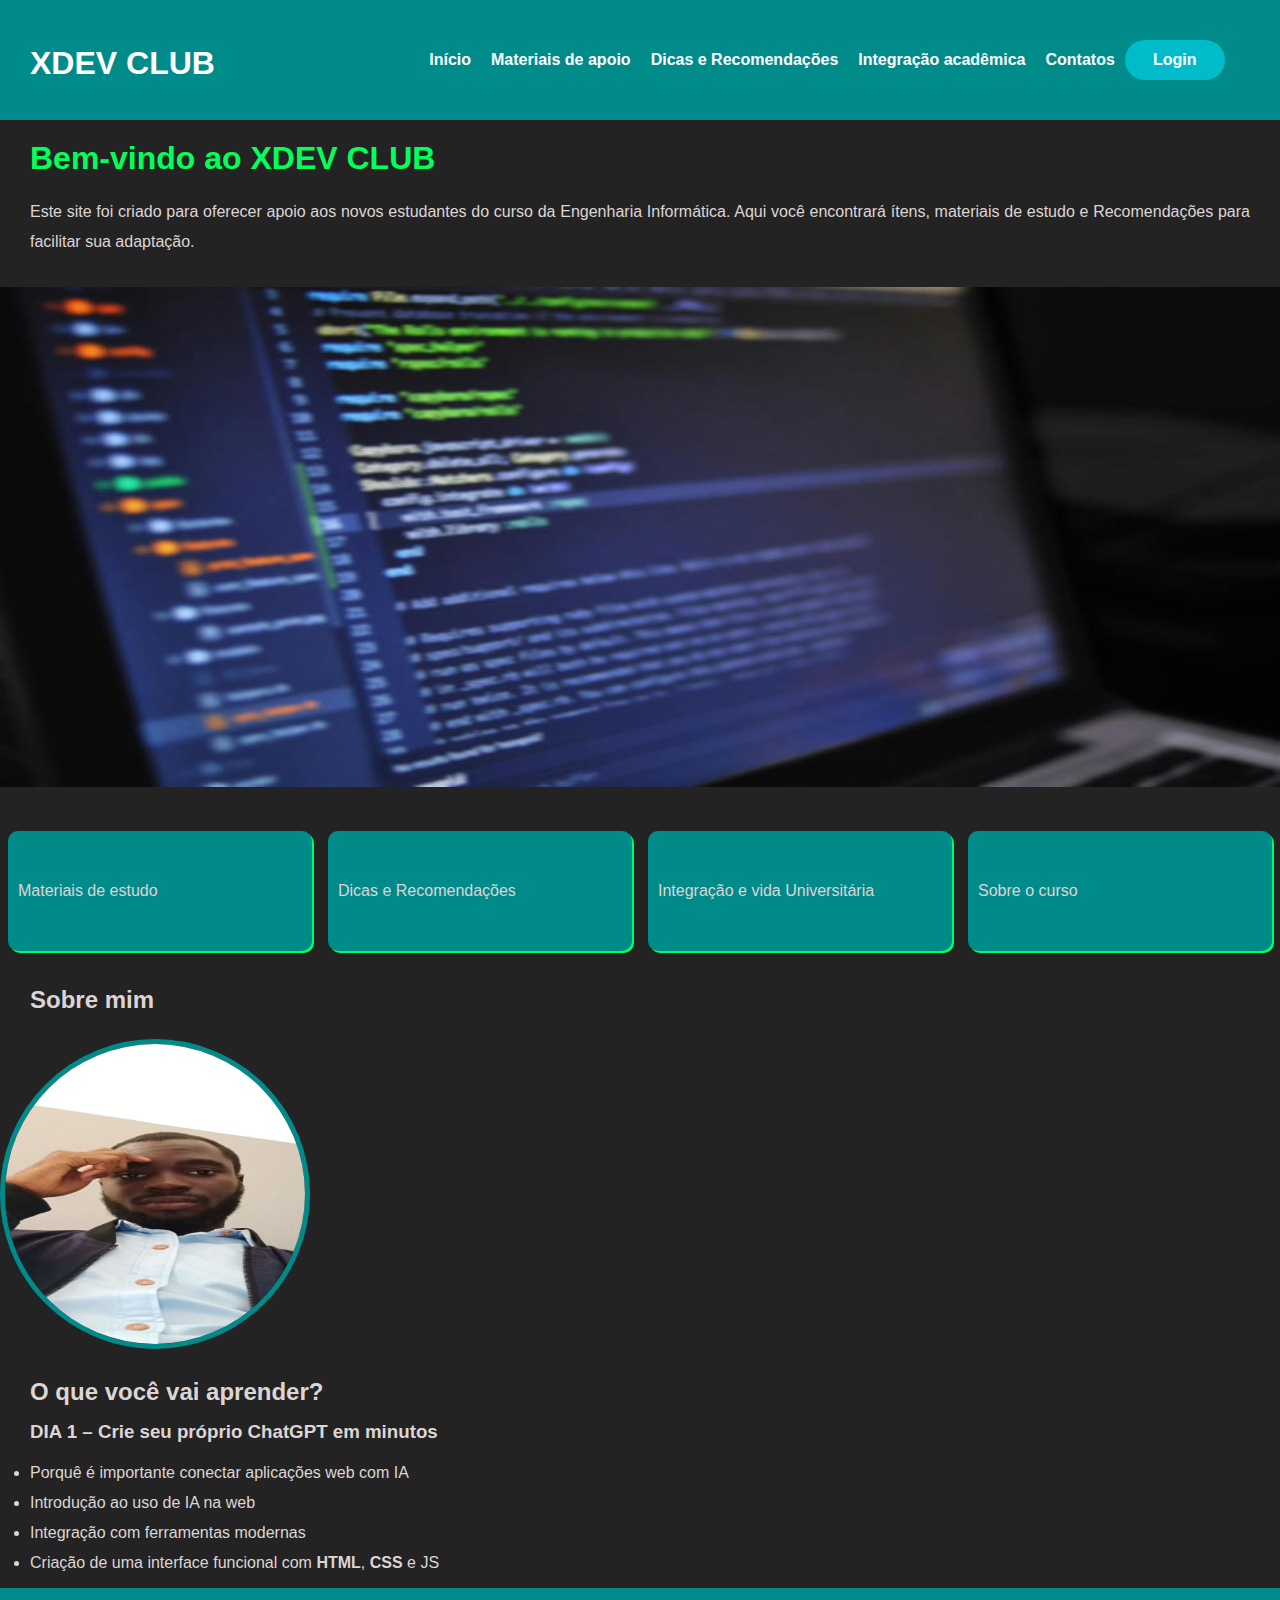
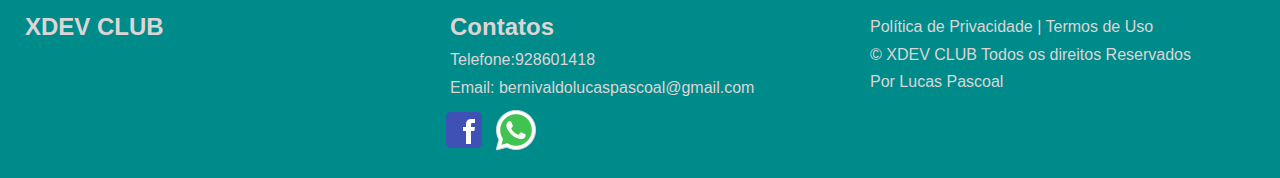
<file: em-andamento/meu-site/index.html>
<!DOCTYPE html>
<html lang="pt-br">
<head>
    <meta charset="UTF-8">
    <meta name="viewport" content="width=device-width, initial-scale=1.0">
    <title>XDEV CLUB</title>
    <link rel="shortcut icon" href="imagens/android-chrome-192x192 3.png" type="image/x-icon">
    <link rel="stylesheet" href="style.css">
</head>
<body id="aparecer">
    <header>
        <div>
            <h1 id="titulo-header">XDEV CLUB</h1>

        </div>
        <div id="div-nav">
            <nav>
                <ul>
                    <li><a href="index.html" target="_self" rel="prev" class="nav">Início</a></li>
                    <li><a href="#sobre" class="nav" target="_self" rel="next">Materiais de apoio</a></li>
                    <li><a href="Servico.com" class="nav" target="_self" rel="next">Dicas e Recomendações</a></li>
                    <li><a href="#" class="nav" target="_self" rel="next">Integração acadêmica</a></li>
                    <li><a href="contato.com" class="nav" target="_self" rel="next">Contatos</a></li>
                    <li>
                        <button id="button-login" ><a href="login.html">Login</a></button>
                    </li>
                </ul>
            </nav>
        </div>
        
    </header>
    <main>
        <h1 id="titulo-body">Bem-vindo ao XDEV CLUB</h1>
        <p>Este site foi criado para oferecer apoio aos novos estudantes do curso da Engenharia Informática. Aqui você encontrará ítens, materiais de estudo e Recomendações para facilitar sua adaptação.</p>
        <picture>
            <source media="(max-width:300px)" srcset="imagens/imagem4.jpg" type="image/jpg">
            <source media="(max-width:550px)" srcset="imagens/imagem3.jpg" type="image/jpg">
            <source media="(max-width:1050px)" srcset="imagens/imagem2.jpg" type="image/jpg">
            <img src="imagens/imagem.jpg" alt="Código fonte" id="imagem-fundo">
        </picture>
        <div>
            <div class="nav-rapida">Materiais de estudo</div>
            <div class="nav-rapida">Dicas e Recomendações</div>
            <div class="nav-rapida">Integração e vida Universitária</div>
            <div class="nav-rapida">Sobre o curso</div>
        </div>
        
        <h2> Sobre mim</h2>
        <img src="imagens/minha-foto.jpg" alt="Minha foto" id="minha-foto">
        
        <h2>O que você vai aprender?</h2>
        
        <h3> DIA 1 – Crie seu próprio ChatGPT em minutos</h3>
        <ul>
            <li>Porquê é importante conectar aplicações web com IA</li>
            <li>Introdução ao uso de IA na web</li>
            <li>Integração com ferramentas modernas</li>
            <li>Criação de uma interface funcional com <strong>HTML</strong>, <strong>CSS</strong> e JS</li>
        </ul>
         
    </main>
    <footer>
        <div id="titulo-footer" class="div-footer">
            <h2>XDEV CLUB</h2>
        </div>
        <div id="contatos" class="div-footer">
            <h2>Contatos</h2>
            <p class="p-footer">Telefone:928601418</p>
            <p class="p-footer">Email: bernivaldolucaspascoal@gmail.com</p>
            <a href="#" class="redes-sociais"><img src="imagens/facebook.png" alt="Link para Facebook"></a>
            <a href="#" class="redes-sociais"><img src="imagens/whatsapp_48px.png" alt="link para whatsapp"></a>
        </div>
        <div id="politica" class="div-footer">
            <p class="p-footer">Política de Privacidade | Termos de Uso</p>
            <p class="p-footer">&copy; XDEV CLUB Todos os direitos Reservados </p>
            <p class="p-footer">Por Lucas Pascoal</p>
        </div>
    </footer>
</body>
</html>
</file>
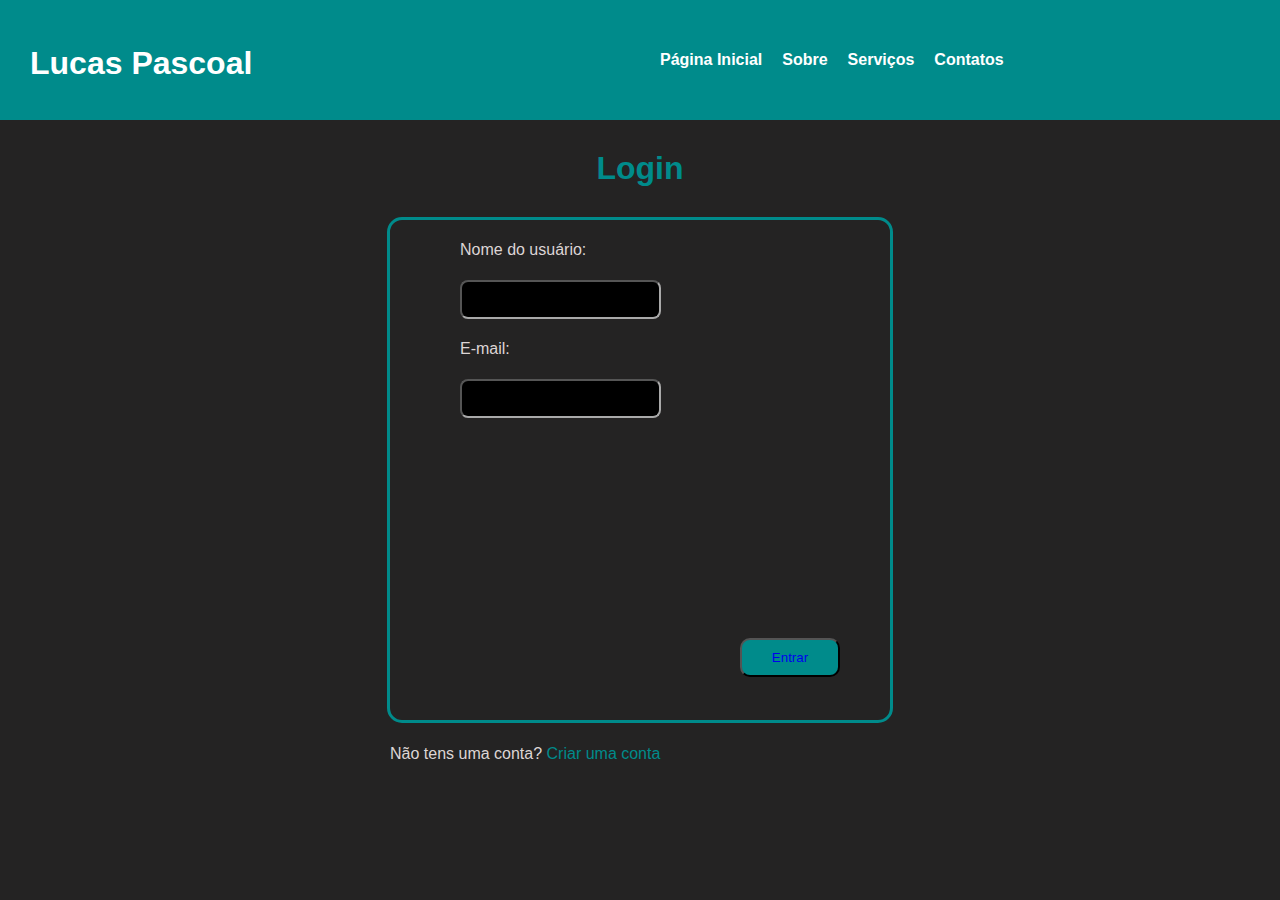
<file: meu-site/login.html>
<!DOCTYPE html>
<html lang="pt-br">
<head>
    <meta charset="UTF-8">
    <meta name="viewport" content="width=device-width, initial-scale=1.0">
    <title>Login</title>
    <link rel="stylesheet" href="style.css">
    <link rel="shortcut icon" href="imagens/favicon-32x32 5.png" type="image/x-icon">
</head>
<body>
    
    <header>
        <div>
            <h1 id="titulo-header">Lucas Pascoal</h1>
        </div>
    
        <div>
            <nav>
                <ul>
                    <li><a href="index.html" target="_self" rel="prev" class="nav">Página Inicial</a></li>
                    <li><a href="#sobre" class="nav" target="_self" rel="next">Sobre</a></li>
                    <li><a href="Servico.com" class="nav" target="_self" rel="next">Serviços</a></li>
                    <li><a href="contato.com" class="nav" target="_self" rel="next">Contatos</a></li>
                </ul>
            </nav>
        </div>
        
    </header>
    <h1 id="titulo-login">Login</h1>
    <main id="main-login">
        <form action="#" method="post" id="form-login">
             <p>Nome do usuário:</p>
             <input type="text" name="nome">
             <p>E-mail:</p>
             <input type="email" name="email">
             <br>
             <button id="Botao-Entrar"><a href="#">Entrar</a></button>
                         <p id="criar-conta">Não tens uma conta?<a href="cadastro.html"> Criar uma conta</a></p>

        </form>

    </main>
</body>
</html>
</file>
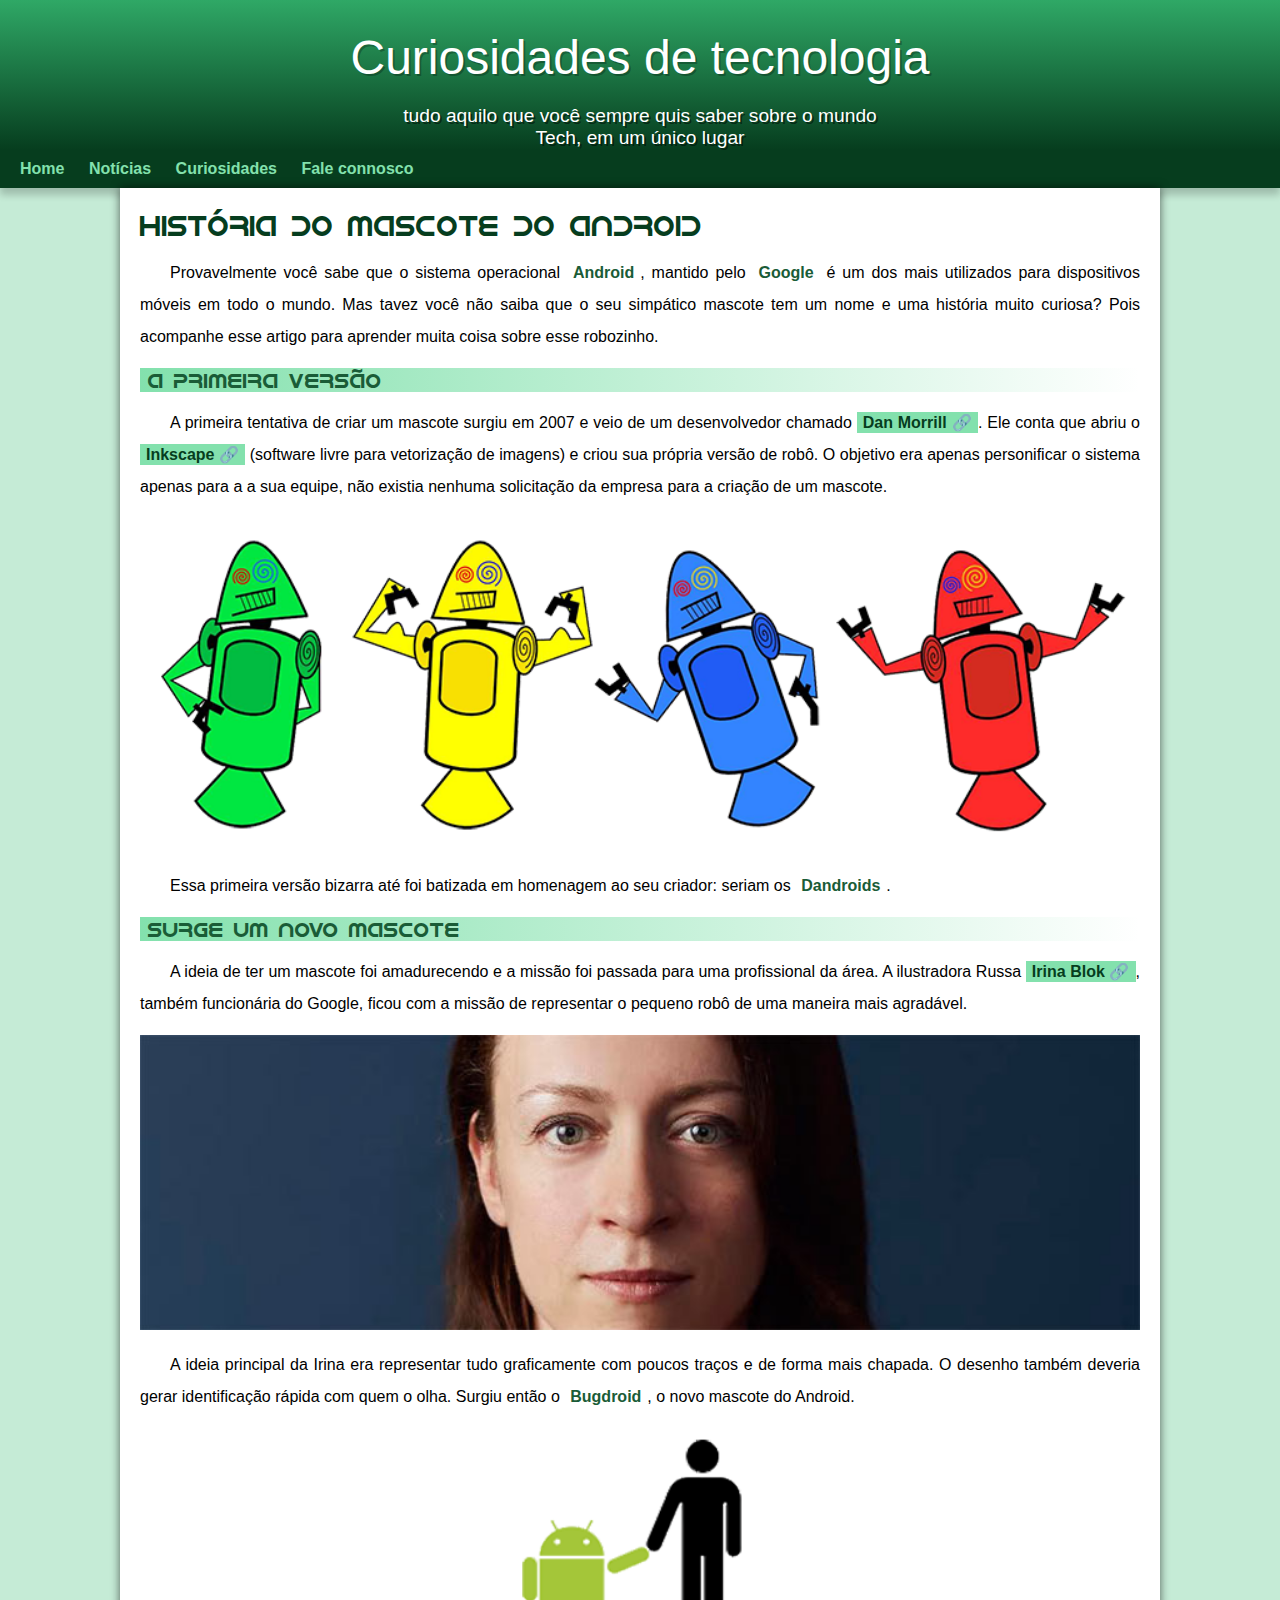
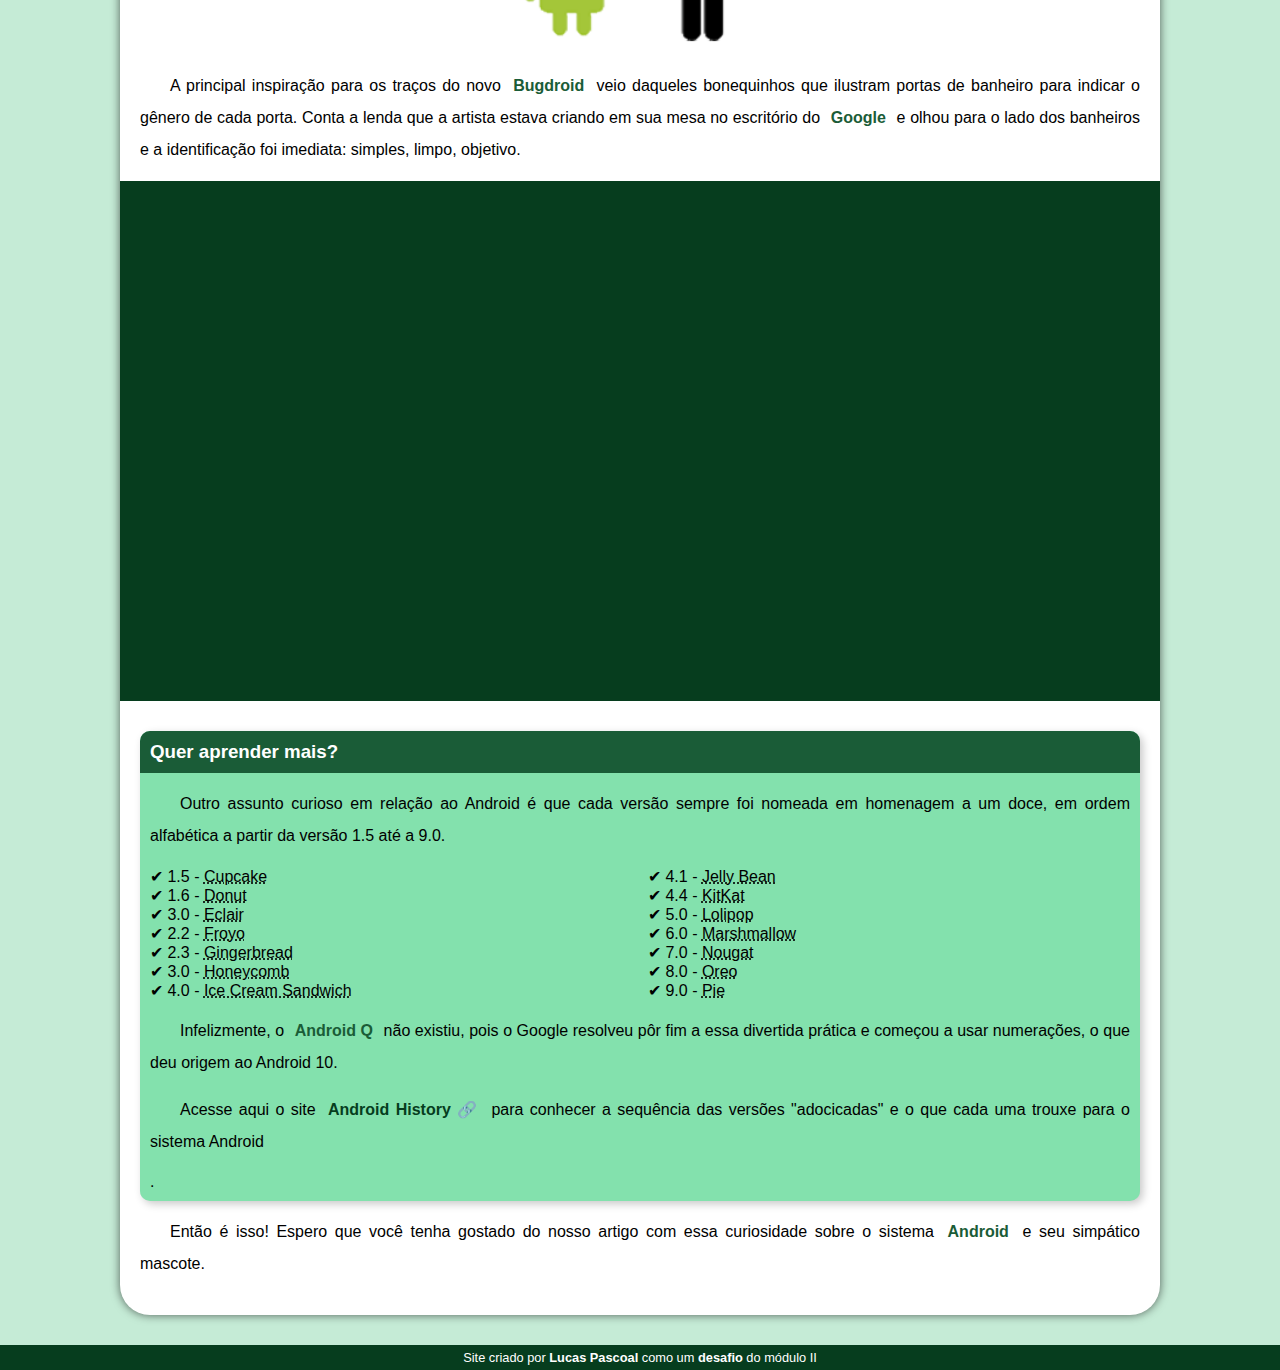
<file: mini-projeto/android.html>
<!DOCTYPE html>
<html lang="pt-br">
<head>
    <meta charset="UTF-8">
    <meta name="viewport" content="width=device-width, initial-scale=1.0">
    <title>Como surgiu o mascote do Android</title>
    <link rel="shortcut icon" href="imagens/favicon.ico" type="image/x-icon">
    <link rel="stylesheet" href="estilo/style.css">
</head>
<body>
   <header>
    <h1>Curiosidades de tecnologia</h1>
    <p>tudo aquilo que você sempre quis saber sobre o mundo Tech, em um único lugar</p>
   </header> 
   <nav>
    <a href="#">Home</a>
    <a href="#">Notícias</a>
    <a href="#">Curiosidades</a>
    <a href="#">Fale connosco</a>
    
   </nav>
   <main>
        <article>
            <h1>História do Mascote do Android</h1>

            <p>Provavelmente você sabe que o sistema operacional <strong>Android</strong>, mantido pelo <strong>Google</strong> é um dos mais utilizados para dispositivos móveis em todo o mundo. Mas tavez você não saiba que o seu simpático mascote tem um nome e uma história muito curiosa? Pois acompanhe esse artigo para aprender muita coisa sobre esse robozinho.</p>

            <h2>A primeira versão</h2>

            <p>A primeira tentativa de criar um mascote surgiu em 2007 e veio de um desenvolvedor chamado <a href="#" target="_blank" class="externo">Dan Morrill</a>. Ele conta que abriu o <a href="#" target="_blank" class="externo">Inkscape</a> (software livre para vetorização de imagens) e criou sua própria versão de robô. O objetivo era apenas personificar o sistema apenas para a a sua equipe, não existia nenhuma solicitação da empresa para a criação de um mascote.</p>

            <picture>
                <source media="(max-width:670px )" srcset="imagens/dan-droids-pq.png">
                <img src="imagens/dan-droids.png" alt="primeiro mascote do android">
            </picture>

            <p>Essa primeira versão bizarra até foi batizada em homenagem ao seu criador: seriam os<strong> Dandroids</strong>.</p>

            <h2>Surge um novo mascote</h2>

            <p>A ideia de ter um mascote foi amadurecendo e a missão foi passada para uma profissional da área. A ilustradora Russa <a href="#" target="_blank" class="externo">Irina Blok</a>, também funcionária do Google, ficou com a missão de representar o pequeno robô de uma maneira mais agradável.</p>

            <picture>
                <source media="(max-width:670px )" srcset="imagens/irina-blok-pq.jpg">
                <img src="imagens/irina-blok.jpg" alt="Irina Blok , criadora do Bugdroid">
            </picture>

            <p>A ideia principal da Irina era representar tudo graficamente com poucos traços e de forma mais chapada. O desenho também deveria gerar identificação rápida com quem o olha. Surgiu então o <strong>Bugdroid</strong>, o novo mascote do Android.</p>

            <img src="imagens/bugdroid.png" alt="Bugdroid" class="pequena">

            <p>A principal inspiração para os traços do novo <strong>Bugdroid</strong> veio daqueles bonequinhos que ilustram portas de banheiro para indicar o gênero de cada porta. Conta a lenda que a artista estava criando em sua mesa no escritório do <strong>Google</strong> e olhou para o lado dos banheiros e a identificação foi imediata: simples, limpo, objetivo.</p>

            <div class="video">
                <iframe width="623" height="480" src="https://www.youtube.com/embed/KE9TSDqh6iw" title="Do Zero a Programador Full Stack: O que é Full Stack? O que eu preciso estudar?" frameborder="0" allow="accelerometer; autoplay; clipboard-write; encrypted-media; gyroscope; picture-in-picture; web-share" referrerpolicy="strict-origin-when-cross-origin" allowfullscreen></iframe>
            </div>
            
            <aside>
                <h3>Quer aprender mais?</h3>
                <p>Outro assunto curioso em relação ao Android é que cada versão sempre foi nomeada em homenagem a um doce, em ordem alfabética a partir da versão 1.5 até a 9.0.</p>
                <ul>
                    <li>
                        1.5 - <abbr title="Bolo de copo">Cupcake</abbr>
                    </li>
                    <li>
                        1.6 - <abbr title="Rosquinha">Donut</abbr>
                    </li>
                    <li>
                        3.0 - <abbr title="Bomba">Eclair</abbr>
                    </li>
                    <li>
                        2.2 - <abbr title="Iogurte congelado">Froyo</abbr>
                    </li>
                    <li>
                        2.3 - <abbr title="Biscoito de Gengebre">Gingerbread</abbr>
                    </li>
                    <li>
                        3.0 - <abbr title="Favo de mel">Honeycomb</abbr>
                    </li>
                    <li>
                        4.0 - <abbr title=" Sandwich de Sorvete">Ice Cream Sandwich</abbr>
                    </li>
                    <li>
                        4.1 - <abbr title="Jujuba">Jelly Bean</abbr>
                    </li>
                    <li>
                        4.4 - <abbr title="Kitkat">KitKat</abbr>
                    </li>
                    <li>
                        5.0 - <abbr title="Pirulito">Lolipop</abbr>
                    </li>
                    <li>
                        6.0 - <abbr title="Marshmallow">Marshmallow</abbr>
                    </li>
                    <li>
                        7.0 - <abbr title="Torrone">Nougat</abbr>
                    </li>
                    <li>
                        8.0 - <abbr title="Oreo">Oreo</abbr>
                    </li>
                    <li>
                        9.0 - <abbr title="Torta">Pie</abbr>
                    </li>
                </ul>
                <p>Infelizmente, o <strong>Android Q</strong> não existiu, pois o Google resolveu pôr fim a essa divertida prática e começou a usar numerações, o que deu origem ao Android 10.</p>
                <p>Acesse aqui o site <a href="#" class="externo">Android History</a> para conhecer a sequência das versões "adocicadas" e o que cada uma trouxe para o sistema Android</p>.
            </aside>

            <p>Então é isso! Espero que você tenha gostado do nosso artigo com essa curiosidade sobre o sistema <strong>Android</strong> e seu simpático mascote.</p>
        </article>
    </main>
    <footer>
       <p>Site criado por <a href="#" target="_blank">Lucas Pascoal</a> como um <strong>desafio</strong> do módulo II</p> 
    </footer>
</body>
</html>
</file>
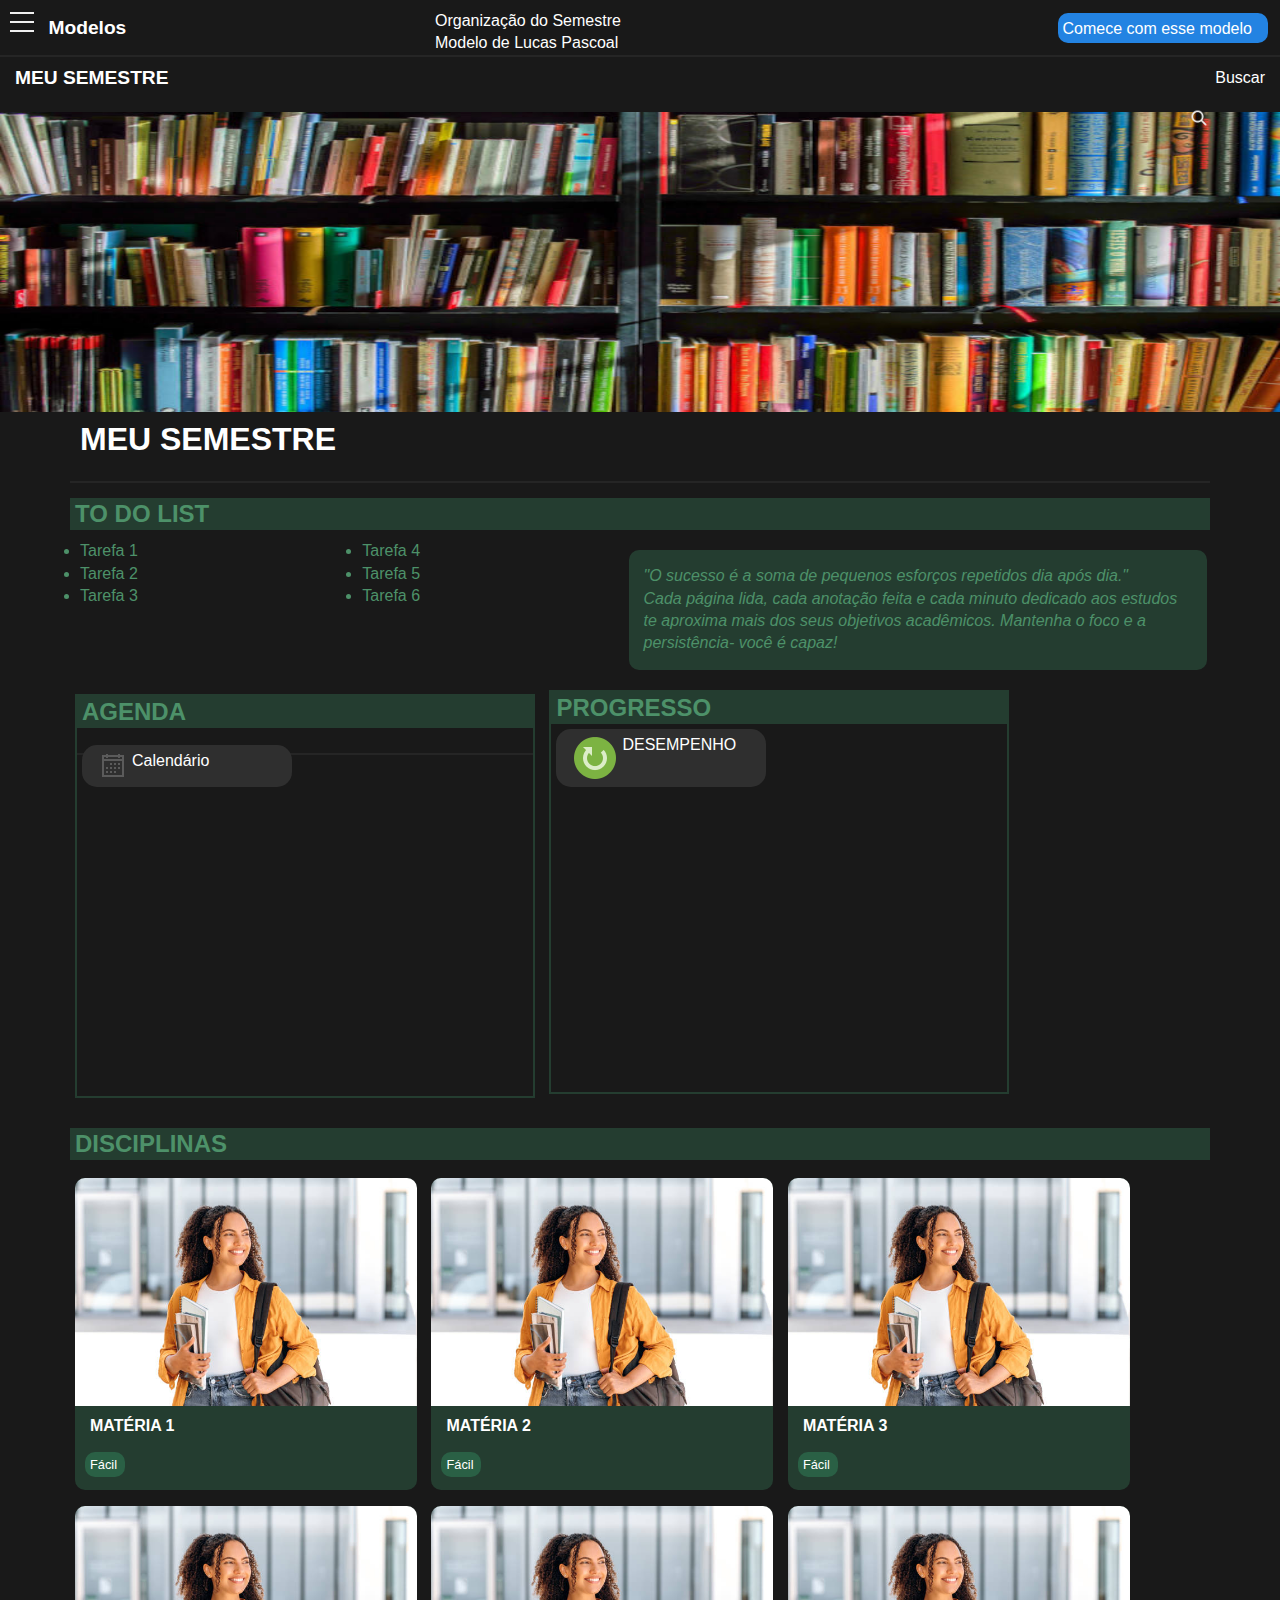
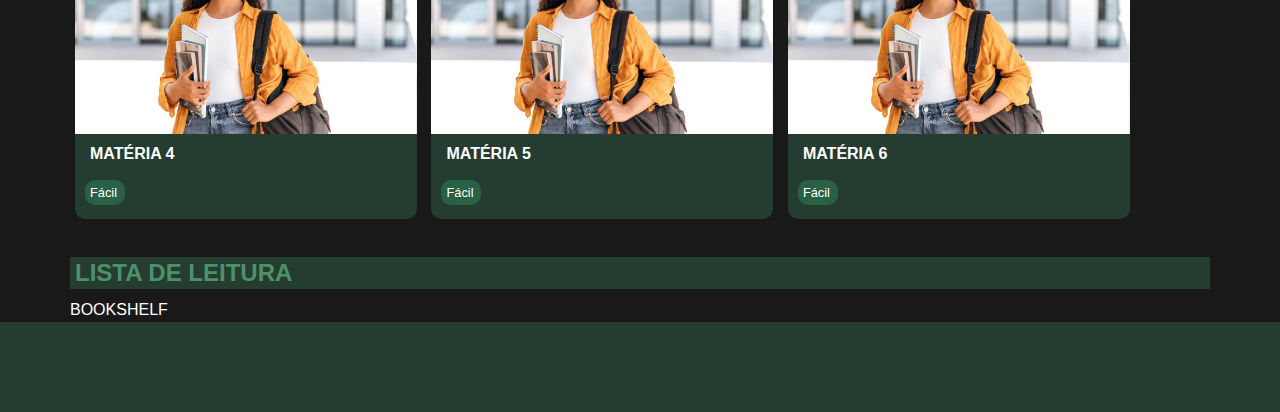
<file: pequeno-projeto/painel-estudange.html>
<!DOCTYPE html>
<html lang="pt">
<head>
    <meta charset="UTF-8">
    <meta name="viewport" content="width=device-width, initial-scale=1.0">
    <title>Painel de Estudante</title>
    <link rel="stylesheet" href="estilos/style.css">
</head>
<body>
    <header>
        <div id="div-header" class="div-header">
            <img src="imagens/menu.png"alt="Ícone de Menu">
            <h1>Modelos</h1>   
        </div>
        <div class="div-header">
            <a href="#">Organização do Semestre</a>
            <br>
            <p id="modelo">Modelo de Lucas Pascoal</p>
        </div>
        <div class="div-header" id="div-button"><a href="#" id="button-header">Comece com esse modelo</a></div>
    </header>
    <hr>
    <div id="div-block">
        <h1>MEU SEMESTRE</h1>
        <nav><a href="#"><img src="imagens/pesquisar.png" alt="Ícone pesquisar">Buscar</a></nav>
    </div>
    
    <picture>
            <source media="(max-width: 300px)" srcset="imagens/fundo4.jpg" type="image/jpg">
            <source media="(max-width: 550px)" srcset="imagens/fundo3.jpg" type="image/jpg">
            <source media="(max-width:750px )" srcset="imagens/fundo2.jpg" type="image/jpg">
            <img src="imagens/fundo.jpg" alt="Imagem de fundo" id="imagem-fundo">
    </picture>
    <main>
        <h1>MEU SEMESTRE</h1>
        <hr>
        <h2>TO DO LIST</h2>
        <div id="div-ul">
            <ul>
                <li>Tarefa 1</li>
                <li>Tarefa 2</li>
                <li>Tarefa 3</li>
                <li>Tarefa 4</li>
                <li>Tarefa 5</li>
                <li>Tarefa 6</li>
            </ul>
            <div id="div-p">
                <p class="p"><em>"O sucesso é a soma de pequenos esforços repetidos dia após dia."</em></p>
                <p class="p"><em>Cada página lida, cada anotação feita e cada minuto dedicado aos estudos te aproxima mais dos seus objetivos acadêmicos. Mantenha o foco e a persistência- você é capaz!</em></p>
            </div>
        </div>
        <div action="#" class="form">
            <h2 class="form-h2">AGENDA</h2>
            <hr>
            <a href="#"> <img src="imagens/agenda.png" alt="Ícone de agenda">Calendário</a>
        </div>
        <div action="#" class="form">
            <h2 class="form-h2">PROGRESSO</h2>
            <a href="#"><img src="imagens/desempenho.png" alt="imagens">DESEMPENHO</a>
        </div>        
        <h2>DISCIPLINAS</h2>
        <figure>
            <img src="imagens/istockphoto-1587713852-612x612.jpg" alt="Imagem de matérias" class="foto-materia">
            <figcaption>
                <h3>MATÉRIA 1</h3>
                <br>
                <p>Fácil</p>
            </figcaption>
        </figure>
         <figure>
            <img src="imagens/istockphoto-1587713852-612x612.jpg" alt="Imagem de matérias" class="foto-materia">
            <figcaption>
                <h3>MATÉRIA 2</h3>
                <br>

                <p>Fácil</p>
            </figcaption>
        </figure>
         <figure>
            <img src="imagens/istockphoto-1587713852-612x612.jpg" alt="Imagem de matérias" class="foto-materia">
            <figcaption>
                <h3>MATÉRIA 3</h3>
                <br>
                <p>Fácil</p>
            </figcaption>
        </figure>
         <figure>
            <img src="imagens/istockphoto-1587713852-612x612.jpg" alt="Imagem de matérias" class="foto-materia">
            <figcaption>
                <h3>MATÉRIA 4</h3>
                <br>
                <p>Fácil</p>
            </figcaption>
        </figure>
         <figure>
            <img src="imagens/istockphoto-1587713852-612x612.jpg" alt="Imagem de matérias" class="foto-materia">
            <figcaption>
                <h3>MATÉRIA 5</h3>
                <br>
                <p>Fácil</p>
            </figcaption>
        </figure>
         <figure>
            <img src="imagens/istockphoto-1587713852-612x612.jpg" alt="Imagem de matérias" class="foto-materia">
            <figcaption>
                <h3>MATÉRIA 6</h3>
                <br>
                <p>Fácil</p>
            </figcaption>
        </figure>
        <h2>LISTA DE LEITURA</h2>
        <a href="#">BOOKSHELF</a>
    </main>
    <footer></footer>
</body>
</html>
</file>
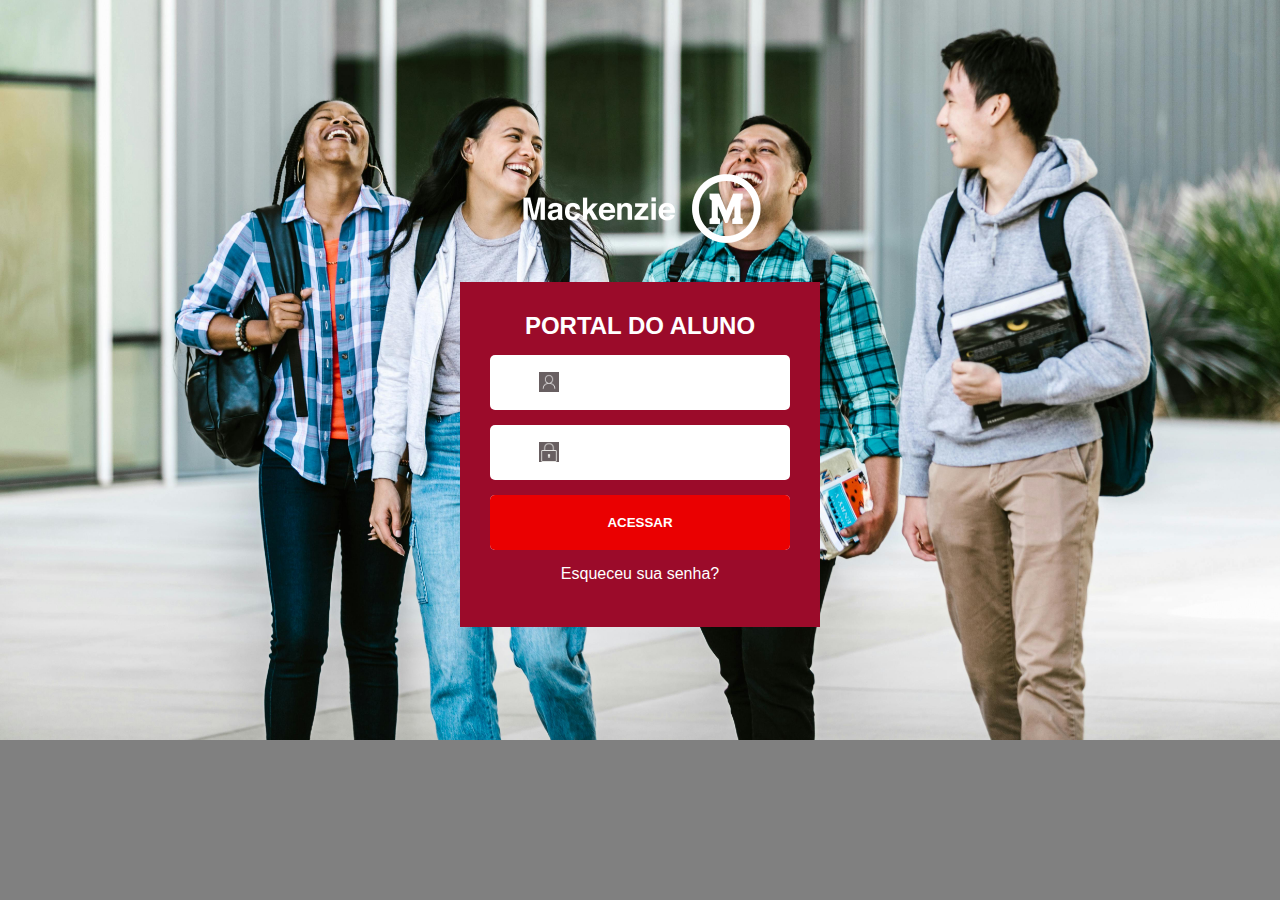
<file: portal-do-aluno/login.html>
<!DOCTYPE html>
<html lang="pt-br">
<head>
    <meta charset="UTF-8">
    <meta name="viewport" content="width=device-width, initial-scale=1.0">
    <title>Login</title>
    <link rel="stylesheet" href="estilos/style.css">
</head>
<body id="login">
    <img src="imagens/logo-responsivo.png" alt="logo-responsivo" id="logo">
    <div id="div-conteiner">
        <form action="#">
            <h1>PORTAL DO ALUNO</h1>
            <div class="div-login">
                <img src="imagens/user.png" alt="Ícone-usuário" class="img">
                <input type="text" name="nome_usuario"class="input-login">
            </div>
            <div class="div-login">
                <img src="imagens/senha2.png" alt="Ícone-senha" class="img">
                <input type="password" name="senha" class="input-login">
            </div>
            <div id="div-button" class="div-login"><button id="button-acessar">ACESSAR</button></div>
            <p><a href="">Esqueceu sua senha?</a></p>
        </form>
    </div>
</body>
</html>
</file>
<file: loja/estilos/style.css>
@charset "UTF-8";

:root{
   --cor_principal:rgb(204,8,27);
}
*{
    margin: 0px;
    padding: 0px;
    box-sizing: border-box;
    line-height: 1.5em;
}
body{
    font-family: Arial, Helvetica, sans-serif;
    font-size: 1em;
}
header p, header ul{
    display: flex;
    
}
header p{
    background-color: white;
    color: var(--cor_principal);
    justify-content: space-between;
    padding: 5px;
}
header>div{
    display: flex;
    background-color: var(--cor_principal);
    color: white;
    padding: 10px 0px;
    padding-left: 10px;
    align-items: center;
    justify-content: space-between;
}
header div img{
    flex: none;

}
nav{
    flex: 1 1 50%;
}
div#contactos{
    display: flex;
    flex: 1 1 5%;
    justify-content: space-between;
    padding: 0px;
}
div#contactos a img{
    flex: auto;
    width: 30px;
    font-weight: 700;
}
header ul{
    list-style-type: none;
    justify-content: space-around;
    font-weight: bold;
}
a{
    color: inherit;
    text-decoration: none;
}
section{
    text-align: center;
}
.banner{
    height: 409px;
    background-image: url(../imagens/mackstore-banner-one-fotor.jpg);
    background-repeat: no-repeat;
    background-size: cover;
}
.aar{
    display: flex;
    gap: 5px;
    margin: 15px 5px;
}
.aar div{
    width: 410px;
    height: 589px;
    position: relative;
    text-align: center;
}
.aar div a{
    width: 98%;
    transition: 0.5s ease-in-out;
}

.aar img{
    width: inherit;
    
}
.aar div:hover a{
    width: 100%;
    height: 604px;
    transition: 0.5s ease-in-out;
    transition-delay: 0.1s;
}
.aar div h1{
    color: white;
    position: absolute;
    top: 50%;
    left: 50%;
    transform: translate(-50%, -50%);
}
.aar div .ver-mais{
    width: auto;
    color: white;
    padding: 5px;
    position: absolute;
    top: 56%;
    left: 50%;
    border: 2px solid white;
    border-radius: 20px;
    transform: translate(-50%, -50%);
}
.aar div a.ver-mais{
    width: auto;
    height: auto;
}
.section-produtos{
    height: 560px;
    margin: 20px;
}
#roupas{
    height: 500px;
}
.section-produtos h1{
    color: var(--cor_principal);
    margin: 40px;
}
#container-roupas, #container-acessorios{
    display: flex;
    flex-wrap: nowrap;
}
#container-roupas .roupas, #container-acessorios .acessorios{
    justify-items: center;
}
.roupas p{
    text-align: center;
}
.verso{
    display: none;
}
.roupas:hover .verso, .acessorios:hover .verso, .roupas:hover .botao-comprar, .acessorios:hover .botao-comprar{
    display: block;
}
.roupas:hover .frente, .acessorios:hover .frente{
    display: none;
}
.roupas:hover,.acessorios:hover{
    border: 1.5px solid rgba(212, 209, 209, 0.557);
    border-radius: 5px 5px 20px 20px;
}

.acessorios p{
    margin-bottom: 32px;
}
p.botao-comprar{
    width: 97%;
    background-color: rgba(2, 183, 83, 0.941);
    color: white;
    font-weight: bold;
    display: none;
    border-radius: 20px;
    padding: 8px;
    margin-top: 25px;
    margin-bottom: 2px;
    box-shadow: 0px 1.5px 0px rgb(5, 87, 12);
    cursor: pointer;
}
.roupas strong, .acessorios strong{
    color: rgb(204, 8, 27);
    font-size: 1.2em;
}
#nova-colecao img{
    width: 100%;
    height: 270px;
    margin-bottom: 150px;
    
}
#footer-container1{
    display: flex;
    flex-wrap: wrap;
    align-content: flex-start;
    background-color: var(--cor_principal);
}
#footer-container1 div{
    flex: auto;
    margin: 15px;
    border-right: 1.3px solid rgba(116, 115, 115, 0.375);
    width: auto;
    color: white;
}
#footer-container1 div img{
    width: 16px;
}
footer ul{
    list-style-type: none;
}
#footer-redes-sociais{
    background-color: var(--cor_principal);
    text-align: center;
    border-top: 1.5px solid rgba(86, 85, 85, 0.372);
    padding: 10px;
}
#footer-redes-sociais img{
    width: 40px;
}
#footer-container2{
    display: flex;
    flex-wrap: wrap;
    align-items: flex-start;
    justify-content: space-between;
    gap: 50px;
    font-size: 0.8em;
    color: gray;
}
#footer-container2 div{
    flex: 1 1 25%;
    align-items: center;
}
#footer-container2 div p{
    border-bottom: 1.3px solid rgba(128, 128, 128, 0.372);
    padding: 5px;
    font-weight: 700;
}
#footer-container2 img{
    margin-top: 8px;
}
#ultimo-div{
    color: gray;
    text-align: center;
    font-size: 0.8em;
    padding: 10px;
}

p#endereco{
    flex: 1 1 100%;
}
#footer-container2>p{
    padding: 10px;
    border-bottom: 1.3px solid rgba(128, 128, 128, 0.372);
}
</file>
<file: meu-site/style.css>
@charset "UTF-8";

:root{
    --cor_principal:darkcyan;
    --cor_body:rgba(8, 7, 7, 0.886);
    --cor_texto:rgb(221,213,213);
    --cor_texto_padrao:white;
    --cor_destaque:#03ff5b;
}

*{
    margin: 0px;
    padding: 0px;
}
body{
    background-color:var(--cor_body);
    color: var(--cor_texto);
    font-family: Arial, Helvetica, sans-serif;
    font-size: 1em;
}

header{
    width: 100%;
    height: 90px;
    min-width: 320px;
    display: flex;
    flex: 1 1 100vw;
    background-color: var(--cor_principal);
    padding:15px 0;
    color: var(--cor_texto_padrao);  
 }

a{
    text-decoration: none;
}
a:hover{
    text-decoration: underline;
}
        
#titulo-header{
    display: flex;
    flex: 0 1 100vw;
    color: var(--cor_texto_padrao);
    margin:30px 5px 0px 30px;           
}

div{
    display: flex;
    flex: 1 1 47%;
    padding: 0; 
}
#div-nav{
    flex: 5 1 100vw;
}
        
nav{
    display: flex;
    justify-content: flex-end;
    margin: 10px;
    
}
nav ul{
    list-style: none;
    align-items: center;
    display:flex;
    margin: 0;
}
        
nav ul li .nav{
    color: var(--cor_texto_padrao);
    font-size:16px;
    font-weight: bold;
    margin-left: 10px;
    margin-right: 10px;
            
}
.nav{
    margin: 0;
}
        
.nav:hover:hover{
    color: var(--cor_destaque);
    text-decoration: underline;
    font-size: 1.1em;
}
.nav-rapida{
    background-color: var(--cor_principal);
    display:flex;
    flex: 1 1 100vw;
    margin: 20px 8px;
    padding: 10px;
    align-items: center;
    border-radius: 10px;
    box-shadow: 2px 2px var(--cor_destaque);
}
main{
    width: 100%;
    min-width: 320px;
    margin: auto;

}
main h1{
    margin: 20px 30px;
}
main h2{
    margin: 15px 30px;
}
main h3{
    margin:  15px 30px;
}
main form p{
    margin: 15px 70px;
}
p,ol,ul{
    line-height:30px;
    text-align:justify;
    margin: 10px 30px;

}
#titulo-body{
    color: var(--cor_destaque);
}
#imagem-fundo{
    width:100%;
    min-width: 300px;
    max-height: 500px;
    margin-top: 20px;
    margin-bottom: 20px;
}
        
#titulo-login{
    text-align: center;
    color: var(--cor_principal);
    margin: 30px;
}
#form-login{
    border-radius: 15px;
    border-style:solid;
    border-color: var(--cor_principal);
    outline: 2px 2px;
    width: 500px;
    height: 500px;
    margin: auto;

}
 #form div{
    display: inline-block;
}
        
#criar-conta{
    margin: -8px 0px 0px 0px;
    padding-bottom: 20px;
}
#criar-conta a{
    color: var(--cor_principal);
}
        
input{
    color: white;
    background-color: black;
    border-radius: 8px;
    border-color: darkgray;
    padding: 10px 10px;
    margin-left: 70px;
}
input:hover,:focus{
    background-color: rgba(128, 128, 128, 0.349);
    color: white;
}
        
       
#button-login{
    width: 100px;
    height: 40px;
    background-color: #00BBC9;
    font-size: 1em;
    font-weight: bold;
    border-style: none;
    border-radius: 30px;
    border-color: var(--cor_principal);
    box-shadow: none;
}
#button-login a{
    color: var(--cor_texto_padrao);
}
#button-login:hover{
    width: 105px;
    height:42px ;
    font-size: 1.1em;
}
        
#Botao-Entrar{
    width: 100px;
    padding: 10px 0;
    background-color: var(--cor_principal);
    color: white;
    border-radius: 10px;
    margin: 220px 30px 70px 350px;
}
#minha-foto{
    max-width: 300px;
    border: 5px solid var(--cor_principal);
    border-radius: 50%;
    margin: 10px 0px;
}
footer{
    background-color: var(--cor_principal);
    color: var(--cor_texto);
    padding: 10px;
}

#titulo-footer{
    display: inline;
    flex: 50 1 100vw;
    margin: 10px;

}
.p-footer{
    display: inline;
    flex: 1 1 100vw;
    margin: 10px;
}
#p-telefone{
    display: inline-block;
    flex: 50 1 100vw;
}

#criador{
    display: block;
    flex: 100 1 100vw;
}
</file>
<file: projeto-uan/estilos/style.css>
@charset "UTF-8";

*{
    margin: 0px;
    padding: 0px;
    line-height: 1.5em;
    box-sizing: border-box;
}
body{
    font-family: Arial, Helvetica, sans-serif;
    background-color: white;
}
header{
    background-color: white;
    color: white;
}
header div{
    display: flex;
}
#contatos a:hover, #div-login a:hover, nav a:hover{
    color: rgb(253, 200, 0);
    transition: 0.8s;
}
#div-header1{
    display: flex;
    background-image: linear-gradient(to left, rgb(0,33,71),rgb(9,150,197));
    justify-content: space-between;
    padding: 5px;
    align-items: center;
}
div#contatos{
    align-items: center;
    height: 30px;  
    font-size: 0.8em;
}
#contatos img{
    width: 20px;
    height: 15px;
}
#contatos a{
    margin: 0px 10px;
    flex: 1 1 100vw;
    color: rgba(255, 255, 255, 0.66);
}
div#contatos img{
    width: 25px;
}
#div-login a{
    margin-right: 10px;
    color: rgba(255, 255, 255, 0.66);
}
div#div-nav-container{
    background-color: rgba(255, 255, 255, 0.721);
    align-items: center;
}
.header-div{
    margin: 15px;
}

div#logo img{
    width: 70px;
    height: 70px;
}
header ul{
    display: flex;
    list-style-type: none;
}
div#div-nav{
    flex: 1 3 100%;
}
nav{
    width: 80vw;
}
#div-nav-container nav ul li{
    flex-grow: 1;
}
ul #unidades-organicas{
    flex-grow: 2;
}
 nav  a{
    color: black;
}
main{
    max-width: 1280px;
}
section{
    padding: 80px 40px;
    
}
#banner{
    width: 100%;
    display: flex;
    position: relative;
    background-image: url(../imagens/uan.jpg);
    background-size: cover;
    background-repeat: no-repeat;
    font-weight: bold;
    justify-content: center;
    margin: 0px ;
    padding: 0px;
}
#banner::before{
    content: '';
    position: absolute;
    top: 0;
    left: 0;
    width: 100%;
    height: 100%;
    position: absolute;
    background-color: rgba(0, 0, 0, 0.454);
    font-weight: bolder;

}

@media screen and (max-width:600px) {
    section{
        padding: 40px 10px;
    }
    #div-container{
        flex-wrap: wrap;
    }
    #banner{
        flex-direction: column;
    }
    #div-container{
        margin-top: 50%;
    }
    .banner-div{
        margin: 3px 0px;
    }
    #msg-reitor a{
    padding: 20px 10px;
    border:2px solid red;
    font-size: 0.7em;
    }
    #section-noticias h3, #section-eventos h3{
        text-align: left;
    }
    #div-noticia1, #div-noticia2{
        flex: 1 1 100vw;
        height: 480px;
    }
    #div-noticia3, #div-noticia4, #div-noticia5, #div-evento1, #div-evento2, #div-evento3{
        flex: 1 1 25vw;
        height: 480px;
    }
    #div-eventos{
        flex-direction: column;
    }
    #estudar-na-uan{
        flex-direction: column;
    }
    #estudar-na-uan a{
        padding: 15px 15px;
        top: 65%;
    } 
    #section-total{
        display: block;
        flex-direction: column;
        align-items: flex-start;
    }
    #section-total div{
        display: flex;
        align-items: flex-start;
    }
    #section-parceiros img{
        width: 20px;
        height: 100px;
    }
    footer{
        padding: 0px;
        flex-direction: column;
    }
    footer div{
        flex: 1 1 90vw;
    }
}
#div-container{
    width: 90vw;
    display: flex;
    flex-flow: row wrap;
    margin: auto;
    margin-top: 25%;
    margin-bottom: -30px;
}
.banner-div{
    flex: 1 1 25vw;
    background-color: rgba(24, 51, 82, 0.893);
    color: white;
    padding: 20px 30px;
    border-left: 0.5px solid white;

}
.banner-div p{
    color: white;
    font-size: 1em;
    font-weight: normal;
}
#banner>div h2{
    font-size: 1em;
    background-image: linear-gradient(to left, rgb(4,40,79), rgb(9,149,186));
    padding: 5px 0px;
}
a{
    text-decoration: none;
    color: white;
}
#section2 h1{
    color: rgb(0, 33, 71);
    margin: 15px;
    font-size: 2.5em;
    text-align: center;
}
#msg-reitor{
    margin: auto;
    margin: 50px 0px;
    color: white;
    text-align: center;
}
#msg-reitor a{
    
    background-image: linear-gradient(to right,rgb(0, 33, 71),rgb(86, 16, 16)) ;
    color: white;
    padding: 20px 30px;
    border:2px solid red;
}
#msg-reitor a:hover{
    background-image: linear-gradient(to left, rgb(255,10,10), rgb(255,112,112), rgb(255,110,110));
    box-shadow: 0px 0px 25px red;
    transition: 0.5s;
}
p,h2{
    margin: 10px;
}
p{
    color: rgb(68, 68, 68);
    font-size: 1.12em;
    text-align: justify;
}

#section3{
    background-color: rgb(6, 43, 80);
    color: white;
    padding: 50px 0px;
    text-align: center;
}
#section3 h1{
    text-align: center;
    
}

#section3 p{
    color: white;
}
#div-cont-sec4{
    width: 100vw;
    display: flex;
    margin: auto;
    margin: 50px 0px;
}

#section4 .div-f-section4{
    flex: 1 1 100%;
    background-color: rgb(6, 43, 80);
    max-width: 20%;
    height: 300px;
    margin: 2px;
}
#section4 h1{
    text-align: center;
}
#section4 h2{
    color: white;
    font-size: 1em;
}
#section4 #div-fac-dt{
    flex-grow: 2;
    background-image: url(../imagens/direito-removebg-preview.png);
    background-size: cover;
    background-repeat:no-repeat;
    background-position: center center;

}
#section4 #div-fac-ec{
    background-image: url(../imagens/economia.png);
    background-size: contain;
    background-repeat:no-repeat;
}

#section-noticias{
    background-color:rgb(6, 43, 80) ;
    text-align: center;
}
#section-noticias h1{
    color: white;
    display: block;
    width: 100%;
    margin: 15px 0px;

} 
#section-noticias h3, #section-eventos h3{
    font-size: 0.8em;
    padding: 15px 20px 10px 20px;
    text-align: justify;
}
#section-noticias p, #section-eventos p{
    font-size: 0.9em;
    padding: 10px 20px;
    text-align: justify;
    margin: 0px;
}
#div-noticias, #div-eventos{
    display: flex;
    flex-wrap: wrap;
    margin-bottom: 60px;
}
.noticias{
    
    background-color: white;
    border:3px solid rgb(132, 40, 40);
    margin: 8px;
    transition: margin 0.3s ease-in-out;
    
}
.noticias:hover{
    margin-top: 5px;
    transition: margin 0.3s ease-in-out;
}
#div-noticia1, #div-noticia2{
    flex: 1 1 430px;
    height: 480px;
}
#div-noticia3, #div-noticia4, #div-noticia5, #div-evento1, #div-evento2, #div-evento3{
    flex: 1 1 25vw;
    height: 480px;
}
.noticias img{
    width: 100%;
    height: 100%;
    
}
.imagens{
    height: 70%;
    background-color: black;
    position: relative;
}
.imagens::before{
    content: '';
    position: absolute;
    top: 0;
    left: 0;
    width: 100%;
    height: 100%;
    position: absolute;
    background-image:linear-gradient(to top,rgb(0, 0, 0), transparent, transparent) ;
    font-weight: bolder;
    color: white;
}

.ver-mais{
    background-image:linear-gradient(to left, rgb(4,40,79), rgb(9,149,186)) ;
    padding: 15px;
    text-align: center;
    border: 2px solid rgb(253, 200, 0);
}
.ver-mais:hover{
    background-image: none;
    background-color:rgb(253, 200, 0) ;
    font-weight: bold;
    color: black;
    transition: background-color 0.3s ease;
}
#section-eventos{
    text-align: center;
}
#section-eventos h1, #section-estudar-uan h1, #section-parceiros h1{
    color: rgb(1, 33, 72);
    text-align: center;
    margin: 30px;
}
#section-estudar-uan{
    background-color: rgb(245, 245, 245);
    text-align: center;
}
#estudar-na-uan{
    display: flex;
    flex-wrap: wrap;
}
.estudar-na-uan {
    position: relative;
}
#estudar-na-uan div{
    flex: 1 1 25vw;
    margin: 13px;
}
#estudar-na-uan img{
    width: 100%;
    height: 100%;
}

.estudar-na-uan a{
    background-color: rgba(240, 240, 240, 0.769);
    color: rgb(0, 51, 102);
    font-size: 1.1em;
    position: absolute;
    top: 71%;
    left: 30px;
    padding: 10px 50px 10px 20px;
    transition: background-color 0.5s ease-in-out;
}
.estudar-na-uan a:hover{
    background-color: rgba(255, 255, 255, 0.902);
    transition: background-color 0.5s ease-in-out;
}
#section-total{
    display: flex;
    align-items: center;
    background-image: linear-gradient(to left, rgb(28,60,92), rgb(53,128,163), rgb(82,210,245));
}


#section-total p{
    background-image: linear-gradient(to left,rgb(9, 57, 96),rgb(33,194,240));
    color: white;
    padding: 10px;
    font-size: 3.2em;
    font-weight: 150;
    height: 100%;
}
#section-total div{
    display: flex;
    color: white;
    align-items: center;
}
#section-parceiros{
    background-color: rgb(245, 245, 245);
    padding: 60px 40px;
}
#section-parceiros img{
    width: 300px;
}
footer{
    display: flex;
    flex-wrap: wrap;
    background-color: rgb(0, 33, 71);
    padding: 0px 25px;
}
footer h3{
    background-image: linear-gradient(to left,rgb(2, 40, 80),rgb(33,194,240));
}
#footer-logo{
    text-align: center;
}
#footer-logo p{
    color: rgba(255, 255, 255, 0.792);
    margin-top: -5px;
    text-align: left;
    font-size: 1em;
}
footer div a, footer div h3{
    color: rgba(255, 255, 255, 0.779);
}
footer div{
    flex: 1 1 20vw;
    margin: 10% 10px;
}
footer ul{
    list-style-type: square;
    color: white;
    list-style-position: inside;
}
footer #links-rapidos{
    columns: 2;
}
#links-rapidos a:hover{
    color: rgb(253, 200, 0);
     transition: 0.8s;
}
footer #redes-sociais{
    display: flex;
    list-style-type: none;
}

#redes-sociais img{
    width: 15px;
    margin: 0px 25px;
    margin-left: 0px;
}
#direitos-autorais{
    background-color: rgb(0, 26, 57);
    color: rgb(143, 153, 153);
    width: 100%;
    font-size: 0.9em;
    flex: 1 1 100vw;
    padding: 15px;
    margin: 0px -40px;
    text-indent: 40px;
}
</file>
<file: concluidos/projeto-uan/estilos/style.css>
@charset "UTF-8";

*{
    margin: 0px;
    padding: 0px;
    line-height: 1.5em;
    box-sizing: border-box;
}
body{
    font-family: Arial, Helvetica, sans-serif;
    background-color: white;
}
header{
    background-color: white;
    color: white;
}
header div{
    display: flex;
}
#contatos a:hover, #div-login a:hover, nav a:hover{
    color: rgb(253, 200, 0);
    transition: 0.8s;
}
#div-header1{
    display: flex;
    background-image: linear-gradient(to left, rgb(0,33,71),rgb(9,150,197));
    justify-content: space-between;
    padding: 5px;
    align-items: center;
}
div#contatos{
    align-items: center;
    height: 30px;  
    font-size: 0.8em;
}
#contatos img{
    width: 20px;
    height: 15px;
}
#contatos a{
    margin: 0px 10px;
    flex: 1 1 100vw;
    color: rgba(255, 255, 255, 0.66);
}
div#contatos img{
    width: 25px;
}
#div-login a{
    margin-right: 10px;
    color: rgba(255, 255, 255, 0.66);
}
div#div-nav-container{
    background-color: rgba(255, 255, 255, 0.721);
    align-items: center;
}
.header-div{
    margin: 15px;
}

div#logo img{
    width: 70px;
    height: 70px;
}
header ul{
    display: flex;
    list-style-type: none;
}
div#div-nav{
    flex: 1 3 100%;
}
nav{
    width: 80vw;
}
#div-nav-container nav ul li{
    flex-grow: 1;
}
ul #unidades-organicas{
    flex-grow: 2;
}
 nav  a{
    color: black;
}
main{
    max-width: 1280px;
}
section{
    padding: 80px 40px;
    
}
#banner{
    width: 100%;
    display: flex;
    position: relative;
    background-image: url(../imagens/uan.jpg);
    background-size: cover;
    background-repeat: no-repeat;
    font-weight: bold;
    justify-content: center;
    margin: 0px ;
    padding: 0px;
}
#banner::before{
    content: '';
    position: absolute;
    top: 0;
    left: 0;
    width: 100%;
    height: 100%;
    position: absolute;
    background-color: rgba(0, 0, 0, 0.454);
    font-weight: bolder;

}

@media screen and (max-width:600px) {
    section{
        padding: 40px 10px;
    }
    #div-container{
        flex-wrap: wrap;
    }
    #banner{
        flex-direction: column;
    }
    #div-container{
        margin-top: 50%;
    }
    .banner-div{
        margin: 3px 0px;
    }
    #msg-reitor a{
    padding: 20px 10px;
    border:2px solid red;
    font-size: 0.7em;
    }
    #section-noticias h3, #section-eventos h3{
        text-align: left;
    }
    #div-noticia1, #div-noticia2{
        flex: 1 1 100vw;
        height: 480px;
    }
    #div-noticia3, #div-noticia4, #div-noticia5, #div-evento1, #div-evento2, #div-evento3{
        flex: 1 1 25vw;
        height: 480px;
    }
    #div-eventos{
        flex-direction: column;
    }
    #estudar-na-uan{
        flex-direction: column;
    }
    #estudar-na-uan a{
        padding: 15px 15px;
        top: 65%;
    } 
    #section-total{
        display: block;
        flex-direction: column;
        align-items: flex-start;
    }
    #section-total div{
        display: flex;
        align-items: flex-start;
    }
    #section-parceiros img{
        width: 20px;
        height: 100px;
    }
    footer{
        padding: 0px;
        flex-direction: column;
    }
    footer div{
        flex: 1 1 90vw;
    }
}
#div-container{
    width: 90vw;
    display: flex;
    flex-flow: row wrap;
    margin: auto;
    margin-top: 25%;
    margin-bottom: -30px;
}
.banner-div{
    flex: 1 1 25vw;
    background-color: rgba(24, 51, 82, 0.893);
    color: white;
    padding: 20px 30px;
    border-left: 0.5px solid white;

}
.banner-div p{
    color: white;
    font-size: 1em;
    font-weight: normal;
}
#banner>div h2{
    font-size: 1em;
    background-image: linear-gradient(to left, rgb(4,40,79), rgb(9,149,186));
    padding: 5px 0px;
}
a{
    text-decoration: none;
    color: white;
}
#section2 h1{
    color: rgb(0, 33, 71);
    margin: 15px;
    font-size: 2.5em;
    text-align: center;
}
#msg-reitor{
    margin: auto;
    margin: 50px 0px;
    color: white;
    text-align: center;
}
#msg-reitor a{
    
    background-image: linear-gradient(to right,rgb(0, 33, 71),rgb(86, 16, 16)) ;
    color: white;
    padding: 20px 30px;
    border:2px solid red;
}
#msg-reitor a:hover{
    background-image: linear-gradient(to left, rgb(255,10,10), rgb(255,112,112), rgb(255,110,110));
    box-shadow: 0px 0px 25px red;
    transition: 0.5s;
}
p,h2{
    margin: 10px;
}
p{
    color: rgb(68, 68, 68);
    font-size: 1.12em;
    text-align: justify;
}

#section3{
    background-color: rgb(6, 43, 80);
    color: white;
    padding: 50px 0px;
    text-align: center;
}
#section3 h1{
    text-align: center;
    
}

#section3 p{
    color: white;
}
#div-cont-sec4{
    width: 100vw;
    display: flex;
    margin: auto;
    margin: 50px 0px;
}

#section4 .div-f-section4{
    flex: 1 1 100%;
    background-color: rgb(6, 43, 80);
    max-width: 20%;
    height: 300px;
    margin: 2px;
}
#section4 h1{
    text-align: center;
}
#section4 h2{
    color: white;
    font-size: 1em;
}
#section4 #div-fac-dt{
    flex-grow: 2;
    background-image: url(../imagens/direito-removebg-preview.png);
    background-size: cover;
    background-repeat:no-repeat;
    background-position: center center;

}
#section4 #div-fac-ec{
    background-image: url(../imagens/economia.png);
    background-size: contain;
    background-repeat:no-repeat;
}

#section-noticias{
    background-color:rgb(6, 43, 80) ;
    text-align: center;
}
#section-noticias h1{
    color: white;
    display: block;
    width: 100%;
    margin: 15px 0px;

} 
#section-noticias h3, #section-eventos h3{
    font-size: 0.8em;
    padding: 15px 20px 10px 20px;
    text-align: justify;
}
#section-noticias p, #section-eventos p{
    font-size: 0.9em;
    padding: 10px 20px;
    text-align: justify;
    margin: 0px;
}
#div-noticias, #div-eventos{
    display: flex;
    flex-wrap: wrap;
    margin-bottom: 60px;
}
.noticias{
    
    background-color: white;
    border:3px solid rgb(132, 40, 40);
    margin: 8px;
    transition: margin 0.3s ease-in-out;
    
}
.noticias:hover{
    margin-top: 5px;
    transition: margin 0.3s ease-in-out;
}
#div-noticia1, #div-noticia2{
    flex: 1 1 430px;
    height: 480px;
}
#div-noticia3, #div-noticia4, #div-noticia5, #div-evento1, #div-evento2, #div-evento3{
    flex: 1 1 25vw;
    height: 480px;
}
.noticias img{
    width: 100%;
    height: 100%;
    
}
.imagens{
    height: 70%;
    background-color: black;
    position: relative;
}
.imagens::before{
    content: '';
    position: absolute;
    top: 0;
    left: 0;
    width: 100%;
    height: 100%;
    position: absolute;
    background-image:linear-gradient(to top,rgb(0, 0, 0), transparent, transparent) ;
    font-weight: bolder;
    color: white;
}

.ver-mais{
    background-image:linear-gradient(to left, rgb(4,40,79), rgb(9,149,186)) ;
    padding: 15px;
    text-align: center;
    border: 2px solid rgb(253, 200, 0);
}
.ver-mais:hover{
    background-image: none;
    background-color:rgb(253, 200, 0) ;
    font-weight: bold;
    color: black;
    transition: background-color 0.3s ease;
}
#section-eventos{
    text-align: center;
}
#section-eventos h1, #section-estudar-uan h1, #section-parceiros h1{
    color: rgb(1, 33, 72);
    text-align: center;
    margin: 30px;
}
#section-estudar-uan{
    background-color: rgb(245, 245, 245);
    text-align: center;
}
#estudar-na-uan{
    display: flex;
    flex-wrap: wrap;
}
.estudar-na-uan {
    position: relative;
}
#estudar-na-uan div{
    flex: 1 1 25vw;
    margin: 13px;
}
#estudar-na-uan img{
    width: 100%;
    height: 100%;
}

.estudar-na-uan a{
    background-color: rgba(240, 240, 240, 0.769);
    color: rgb(0, 51, 102);
    font-size: 1.1em;
    position: absolute;
    top: 71%;
    left: 30px;
    padding: 10px 50px 10px 20px;
    transition: background-color 0.5s ease-in-out;
}
.estudar-na-uan a:hover{
    background-color: rgba(255, 255, 255, 0.902);
    transition: background-color 0.5s ease-in-out;
}
#section-total{
    display: flex;
    align-items: center;
    background-image: linear-gradient(to left, rgb(28,60,92), rgb(53,128,163), rgb(82,210,245));
}


#section-total p{
    background-image: linear-gradient(to left,rgb(9, 57, 96),rgb(33,194,240));
    color: white;
    padding: 10px;
    font-size: 3.2em;
    font-weight: 150;
    height: 100%;
}
#section-total div{
    display: flex;
    color: white;
    align-items: center;
}
#section-parceiros{
    background-color: rgb(245, 245, 245);
    padding: 60px 40px;
}
#section-parceiros img{
    width: 300px;
}
footer{
    display: flex;
    flex-wrap: wrap;
    background-color: rgb(0, 33, 71);
    padding: 0px 25px;
}
footer h3{
    background-image: linear-gradient(to left,rgb(2, 40, 80),rgb(33,194,240));
}
#footer-logo{
    text-align: center;
}
#footer-logo p{
    color: rgba(255, 255, 255, 0.792);
    margin-top: -5px;
    text-align: left;
    font-size: 1em;
}
footer div a, footer div h3{
    color: rgba(255, 255, 255, 0.779);
}
footer div{
    flex: 1 1 20vw;
    margin: 10% 10px;
}
footer ul{
    list-style-type: square;
    color: white;
    list-style-position: inside;
}
footer #links-rapidos{
    columns: 2;
}
#links-rapidos a:hover{
    color: rgb(253, 200, 0);
     transition: 0.8s;
}
footer #redes-sociais{
    display: flex;
    list-style-type: none;
}

#redes-sociais img{
    width: 15px;
    margin: 0px 25px;
    margin-left: 0px;
}
#direitos-autorais{
    background-color: rgb(0, 26, 57);
    color: rgb(143, 153, 153);
    width: 100%;
    font-size: 0.9em;
    flex: 1 1 100vw;
    padding: 15px;
    margin: 0px -40px;
    text-indent: 40px;
}
</file>
<file: em-andamento/meu-site/style.css>
@charset "UTF-8";

:root{
    --cor_principal:darkcyan;
    --cor_body:rgba(8, 7, 7, 0.886);
    --cor_texto:rgb(221,213,213);
    --cor_texto_padrao:white;
    --cor_destaque:#03ff5b;
}

*{
    margin: 0px;
    padding: 0px;
}
body{
    background-color:var(--cor_body);
    color: var(--cor_texto);
    font-family: Arial, Helvetica, sans-serif;
    font-size: 1em;
}

header{
    width: 100%;
    height: 90px;
    min-width: 320px;
    display: flex;
    flex: 1 1 100vw;
    background-color: var(--cor_principal);
    padding:15px 0;
    color: var(--cor_texto_padrao);  
 }

a{
    text-decoration: none;
}
a:hover{
    text-decoration: underline;
}
        
#titulo-header{
    display: flex;
    flex: 0 1 100vw;
    color: var(--cor_texto_padrao);
    margin:30px 5px 0px 30px;           
}

header div{
    display: flex;
    flex: 1 1 47%;
    padding: 0; 
}
#div-nav{
    flex: 5 1 100vw;
}
        
nav{
    display: flex;
    justify-content: flex-end;
    margin: 10px;
    
}
nav ul{
    list-style: none;
    align-items: center;
    display:flex;
    margin: 0;
}
        
nav ul li .nav{
    color: var(--cor_texto_padrao);
    font-size:16px;
    font-weight: bold;
    margin-left: 10px;
    margin-right: 10px;
            
}
.nav{
    margin: 0;
}
        
.nav:hover{
    color: var(--cor_destaque);
    text-decoration: none;
    transition-duration: 0.5s;
}
.nav-rapida{
    height: 100px;
    background-color: var(--cor_principal);
    display:flex;
    flex: 1 1 100vw;
    margin: 20px 8px;
    padding: 10px;
    align-items: center;
    border-radius: 10px;
    box-shadow: 2px 2px var(--cor_destaque);
    text-align: center;

}
main{
    width: 100%;
    min-width: 320px;
    margin: auto;

}
main h1{
    margin: 20px 30px;
}
main h2{
    margin: 15px 30px;
}
main h3{
    margin:  15px 30px;
}
main div{
    display: flex;
}
main form p{
    margin: 15px 70px;
}
p,ol,ul{
    line-height:30px;
    text-align:justify;
    margin: 10px 30px;

}
#titulo-body{
    color: var(--cor_destaque);
}
#imagem-fundo{
    width:100%;
    min-width: 300px;
    max-height: 500px;
    margin-top: 20px;
    margin-bottom: 20px;
}
        
#titulo-login{
    text-align: center;
    color: var(--cor_principal);
    margin: 30px;
}
#form-login{
    border-radius: 15px;
    border-style:solid;
    border-color: var(--cor_principal);
    outline: 2px 2px;
    width: 500px;
    height: 500px;
    margin: auto;

}
 #form div{
    display: inline-block;
}
        
#criar-conta{
    margin: -8px 0px 0px 0px;
    padding-bottom: 20px;
}
#criar-conta a{
    color: var(--cor_principal);
}
        
input{
    color: white;
    background-color: black;
    border-radius: 8px;
    border-color: darkgray;
    padding: 10px 10px;
    margin-left: 70px;
}
input:hover,:focus{
    background-color: rgba(128, 128, 128, 0.349);
    color: white;
}
        
       
#button-login{
    width: 100px;
    height: 40px;
    background-color: #00BBC9;
    font-size: 1em;
    font-weight: bold;
    border-style: none;
    border-radius: 30px;
    border-color: var(--cor_principal);
    box-shadow: none;
}
#button-login a{
    color: var(--cor_texto_padrao);
    text-decoration: none;
}
#button-login:hover{
    width: 105px;
    height:42px ;
    background-color: rgba(15, 204, 217, 0.839);
    font-size: 1.1em;
    font-weight: bold;
    transition-duration: 0.3s;
    box-shadow: 3px  3px rgba(0, 0, 0, 0.336);
}
        
#Botao-Entrar{
    width: 100px;
    padding: 10px 0;
    background-color: var(--cor_principal);
    color: white;
    border-radius: 10px;
    margin: 220px 30px 70px 350px;
}
#minha-foto{
    max-width: 300px;
    border: 5px solid var(--cor_principal);
    border-radius: 50%;
    margin: 10px 0px;
}
footer{
    display: flex;
    flex: 1 1 100vw;
    background-color: var(--cor_principal);
    color: var(--cor_texto);
    padding: 10px;
}
footer p{
    line-height: 1.1em;
    margin: 0px;
    padding: 0px;
    text-align: left;
}

.div-footer{
    flex: 1 1 100vw;
    margin: 10px;
    text-align: left;
}
#contatos h2{
    margin:5px 0px 0px 10px;
}

#titulo-footer h2{
    margin: 5px;
}
.p-footer{
    flex: 1 1 100vw;
    margin: 10px;
}
.redes-sociais{
    margin-bottom: -30px;
    padding: 0px;
}
.redes-sociais img{
    margin: 0px;
    padding: 0px;
}
</file>
<file: mini-projeto/estilo/style.css>
@charset "UTF-8";

@font-face {
    font-family: 'Android';
    src: url("/mini-projeto/fontes/idroid.otf") format('opentype');
    font-weight: normal; 
}
:root{
    --car0:#c5ebd6;
    --cor1:#83e1ad;
    --cor2:#3ddc84;
    --cor3:#2fa866;
    --cor4:#1a5c37;
    --cor5:#063d1e;
    --fonte-padrao: Arial, Verdana, Helvetica, sans-serif;

    --font-android:'Android', cursive;
}
*{
    margin: 0px;
    padding: 0px;
}
 
body{
    background-color:var(--car0) ;
    font-family: var(--fonte-padrao);
}
a.externo::after{
    content: '\0020\1F517';

}
 
header{
    background-image: linear-gradient(to bottom, var(--cor3), var(--cor5)) ;
    min-height: 150px;
    text-align: center;
}
header>h1{
    color:white ;
    padding-top: 30px;
    margin-bottom: 20px;
    font-size: 3em;
    font-weight: normal;
    text-shadow: 2px 2px 0px rgba(0, 0, 0, 0.267);
}
header>p{
    color: white;
    font-family: var(--fonte-padrao);
    font-size:1.2em ;
    max-width: 500px;
    margin: auto;
    margin-bottom: 20px;
    padding: 0 10px;
    text-shadow: 2px 2px 0px rgba(0, 0, 0, 0.486);


}
nav{
    background-color:var(--cor5) ;
    padding: 10px;
    box-shadow: 0px 7px 7px rgba(0, 0, 0, 0.194);

}
nav>a{
    color: var(--cor1);
    padding: 10px;
    text-decoration: none;
    font-weight: bold;
    border-radius: 5px;
    transition-duration: 0.5s;

}

nav>a:hover{
    background-color:var(--cor2) ;
    color: var(--cor4);
}
main{
    min-width: 250px;
    max-width: 1000px;
    background-color: white;
    margin: auto;
    margin-bottom: 30px;
    padding: 20px;
    box-shadow: 0px 0px 10px rgba(0, 0, 0, 0.596);
    border-bottom-left-radius:30px ;
    border-bottom-right-radius:30px ;

}

main h1{
    color: var(--cor5);
    font-family: var(--font-android);
    font-weight: normal;
    font-size: 1.8em;
}
main h2{
    font-family: var(--font-android);
    color:var(--cor4) ;
    font-size: 1.3em;
    font-weight: normal;
    background-image: linear-gradient(to right,var(--cor1), transparent);
    text-indent: 8px;
}
main p{
    margin: 15px 0px;
    text-align: justify;
    text-indent: 30px;
    font-size: 1em;
    line-height: 2em;
}
main strong{
    color: var(--cor4);
    font-weight: bold;
    padding: 2px 6px;
}
main a{
    text-decoration: none;
    font-weight: bold;
    color: var(--cor5);
    background-color:var(--cor1) ;
    padding:2px 6px ;
}
main a:hover{
   text-decoration: underline; 
   color: var(--cor4);
}
main img{
    width:100% ;
}

main img.pequena{
    max-width: 350px;
    display: block;
    margin: auto;
}
div.video{
    background-color: var(--cor5);
    margin-bottom:30px ;
    margin: 0px -20px 30px -20px;
    padding: 20px;
    position: relative;
    padding-bottom: 50%;
}
div.video>iframe{
    position: absolute;
    top: 5%;
    left: 5%;
    width: 90%;
height: 90%;
}

aside{
    background-color:var(--cor1) ;
    padding: 10px;
    border-radius: 10px;
    box-shadow: 3px 3px 8px rgba(0, 0, 0, 0.215);
   
}

aside h3{
    background-color: var(--cor4);
    color: white;
    padding: 10px;
    margin: -10px -10px 0px -10px;
    border-radius:  10px 10px 0px 0;

}
aside>ul{
    list-style-type:'\2714\0020\0020' ;
    list-style-position:inside ;
    columns: 2;
}

footer{
    background-color: var(--cor5);
    color: white;
    text-align: center;
    font-size: 0.8em;
    padding: 5px;
}

footer a{
    color: white;
    font-weight: bold;
    text-decoration: none;
}
footer a:hover{
    text-decoration: underline;
    color: var(--cor1);
}
</file>
<file: pequeno-projeto/estilos/style.css>
@charset "UTF-8";

:root{
    --corcinza:#2f2f2f;
    --corfundo:#191919;
    --cor0:#4d9169;
    --cor1:#243d30;
    --cor_facil:rgb(42, 96, 69);
    --cor_media:rgb(144, 108, 53);
    --cor_dificil:rgb(126, 78, 37);
    
}

*{
    padding: 0px;
    margin: 0px;
}

body{
    font-family: Arial, Helvetica, sans-serif;
    background-color: var(--corfundo);
    color: white;
    line-height: 1.4em;

}
body>img{
    width: 100%;
}
header{
    display: flex;
    flex:1 1 100vw;
    height: 30px;
    margin: 0 0 5px 0;

    padding: 0;
}
.div-header{
    height: 30px;
    flex: 1 1 100vw;
    padding: 10px;
    margin-bottom: 5px;

}
#div-header{
    margin: 0;
    text-align: left;
}

#div-header>h1{
    display: inline;
    margin: 10px;
    font-size: 1.2em;
}
#div-button{
    display: flex;
    flex: 0.3 1 100vw;
    justify-content: flex-end;
    padding: 12.5px;
}
#button-header{
    width: 200px;
    color: white;
    background-color: rgb(35, 131, 226);
    border-radius: 10px;
    padding: 5px;
    text-decoration: none;
    margin: 0px;
}

#div-block{
    display: flex;
    flex: 1 1 100vw;
    height: 30px;
    margin-top: 10px;
    padding: 15px;

}
#div-block>h1{
    display: flex;
    flex:2 1 100vw  ;
    margin: 0;
    padding: 0px;
    font-size: 1.2em;
}
#div-block>a{
    display: flex;
    flex: 1 1 100vw;
    height: 20px;
    flex: 2 1 100vw;
    margin: 0;
    padding: 10px;
    position: absolute;
}
#div-block>nav>a>img{
    margin: 0 5px;
    width: 20px;
    position: absolute;
    left: 92.5%;
    top: 12%;
}
nav{
    max-width: 500px;
    display: flex;
    flex: 10 1 100vw;
    justify-content: flex-end;
    
}
hr{
    margin-top: 25px;
    margin-bottom: -15px;
    border: 0.0025px solid rgba(128, 128, 128, 0.121);
    
}
a{
    text-decoration: none;
    color: inherit;
}
picture img{
    width: 100%;
    max-height: 300px;
}
main{
    flex: 1 1 100vw;
    margin: auto;
    margin: 0 70px;

}
main h1{
    padding: 5px;
    margin:5px;
}
main h2{
    background-color: var(--cor1);
    color: var(--cor0);
    padding: 5px;
    margin-top:30px;
    margin-bottom: 10px;
}
.form{
    width: 40%;
    height: 400px;
    display:inline-block;
    flex: 1 1 100vw;
    margin: 0 5px;
    border: 2px solid  #243d30;
    padding: 0;

}
.form-h2{
    margin: 0;
}
.form a{
    width: 200px;
    background-color: var(--corcinza);
    border-radius: 15px;
    padding: 5px;
    display: flex;
    flex: 0 1 100vw;
    margin: 5px;
}

.form img{
    display: inline-block;
    flex: 0 1  20px;
    margin: 0px 3px 0 10px;
}

ul{
    columns: 2;
    display: inline-block;
    flex: 1 1 100vw ;

}
#div-ul{
    display: flex;
    flex: 1 1 100vw ;
    color: var(--cor0);
    margin: 10px;
}
#div-p{
    flex: 2 1 100vw;
    background-color: var(--cor1);
    border-radius: 10px;
    padding: 15px;
    margin: 10px 0;
    margin-right: -7px;

}

figure{
    max-width: 30%;
    min-width: 100px;
    background-color: #243d30;
    border-radius: 10px;
    display: inline-block;
    flex: 1 1 100vw;
    margin:8px 5px ;
    padding-bottom: 15px;
}
figure>img{
    width: 100%;
    height: 100%;
    flex: 1 1 100vw;
    border-radius: 10px 10px 0 0;
}
figcaption h3, figcaption p{
    font-size: 1em;
    margin: 8px 10px 0 10px;
    padding: 5px;
    line-height: 0px;
}
figcaption p{
    background-color: var(--cor_facil);
    padding-right:8px ;
    display: inline;
    border-radius: 10px;
    font-size: 0.8em;

}

footer{
    height: 90px;
    display: flex;
    flex: 1 1 100vw;
    background-color: #243d30;
    margin: 0px;
}
</file>
<file: portal-do-aluno/estilos/style.css>
@charset "UTF-8";

:root{
    --cor_principal:#9b0b2a;
    --cor2:rgb(126, 20, 31);
    --cor3:rgb(5, 84, 127);
}
*{
    margin: 0px;
    padding: 0px;
}
body{
    background-color: gray;
    font-family: Arial, Helvetica, sans-serif;
}
header{
    font-size: 0.8em;
    
}

a{
    color: inherit;
    text-decoration: none; 
    margin: 0px 5px;
}
#div-header{
    background-color: var(--cor3);
    padding: 5px;
    align-items: center;
}
#div-header-direita{
    display: flex;
    flex: 5 1 100vw;
    justify-content: flex-start;
}
#div-header-esquerda{
    flex: 0 1 50vw;
}
#div-header-esquerda img{
    width: 20px;
}
#div-header2{
    background-color: var(--cor_principal);
    padding: 15px;
    align-items: center;
}
#div-header2 img{
    width: 20px;
}
#div-header2 .li{
    margin: 0px 5px;
    background-color: white;
    color: var(--cor_principal);
    border-radius: 20px;
    padding: 8px;
    align-items: center;
}
#div-header2-imagens{
    flex: 0 1 45vw;
}
#filho-dev-header2{
    flex: 3 1 100vw;
}
#div-header, #div-header2, #div-nav{
    display: flex;
    color: white;
}

ul{
    display: flex;
    list-style-type: none;
    justify-content: center;
}
#div-nav{
    text-align:right;
}
nav{
    width: 100%;
    background-color: var(--cor2);
}
nav li{
    
    border-left: 0.5px solid rgba(255, 255, 255, 0.279);
    border-right: 0.5px solid rgba(255, 255, 255, 0.279);
    padding: 15px;
}
#banner{
    height: 400px;
    background-image: url("../imagens/imagem-fundo.png");
    background-repeat: no-repeat;
    background-size: contain;
}
body#login{
    background-image: url("../imagens/foto-m.jpg");
    background-repeat: no-repeat;
    background-size: cover;
    background-position: center;
    position: relative;
    font-family: Arial, Helvetica, sans-serif;
}
#logo{
    margin: auto;
    margin-top: 19vh;
    margin-bottom: 4vh;
    display: block;
}
#div-conteiner{
    width: 300px;
    height: 300px;
    background-color: var(--cor_principal);
    color: white;
    margin: auto;
    padding: 30px 30px 15px 30px;
    text-align: center;
            
}
#div-conteiner h1{
    font-size: 1.5em;
}
.div-login{
    padding: 10px 0px;
    background-color: white;
    color:  rgb(104, 95, 97);
    margin: 15px 0px;
    border-radius: 5px;
}
#div-button{
    padding: 0px;
}
.img{
    width: 20px;
    height: 100%;
    background-color: rgb(104, 95, 97);
    margin-bottom: -5px;
}
.input-login{
    border-style: none;
    padding: 10px 0px;
}
#button-acessar{
    background-color: rgb(234, 0, 1);
    width: 100%;
    padding: 20px;
    border-radius: 5px;
    border-style: none;
    color: white;
    font-weight: bold;
}
#div-button:hover>#button-acessar{
    box-shadow: 3px 3px 20px rgba(0, 0, 0, 0.354);
    background-color: rgb(128, 128, 128);
    cursor: pointer;
}
</file>
